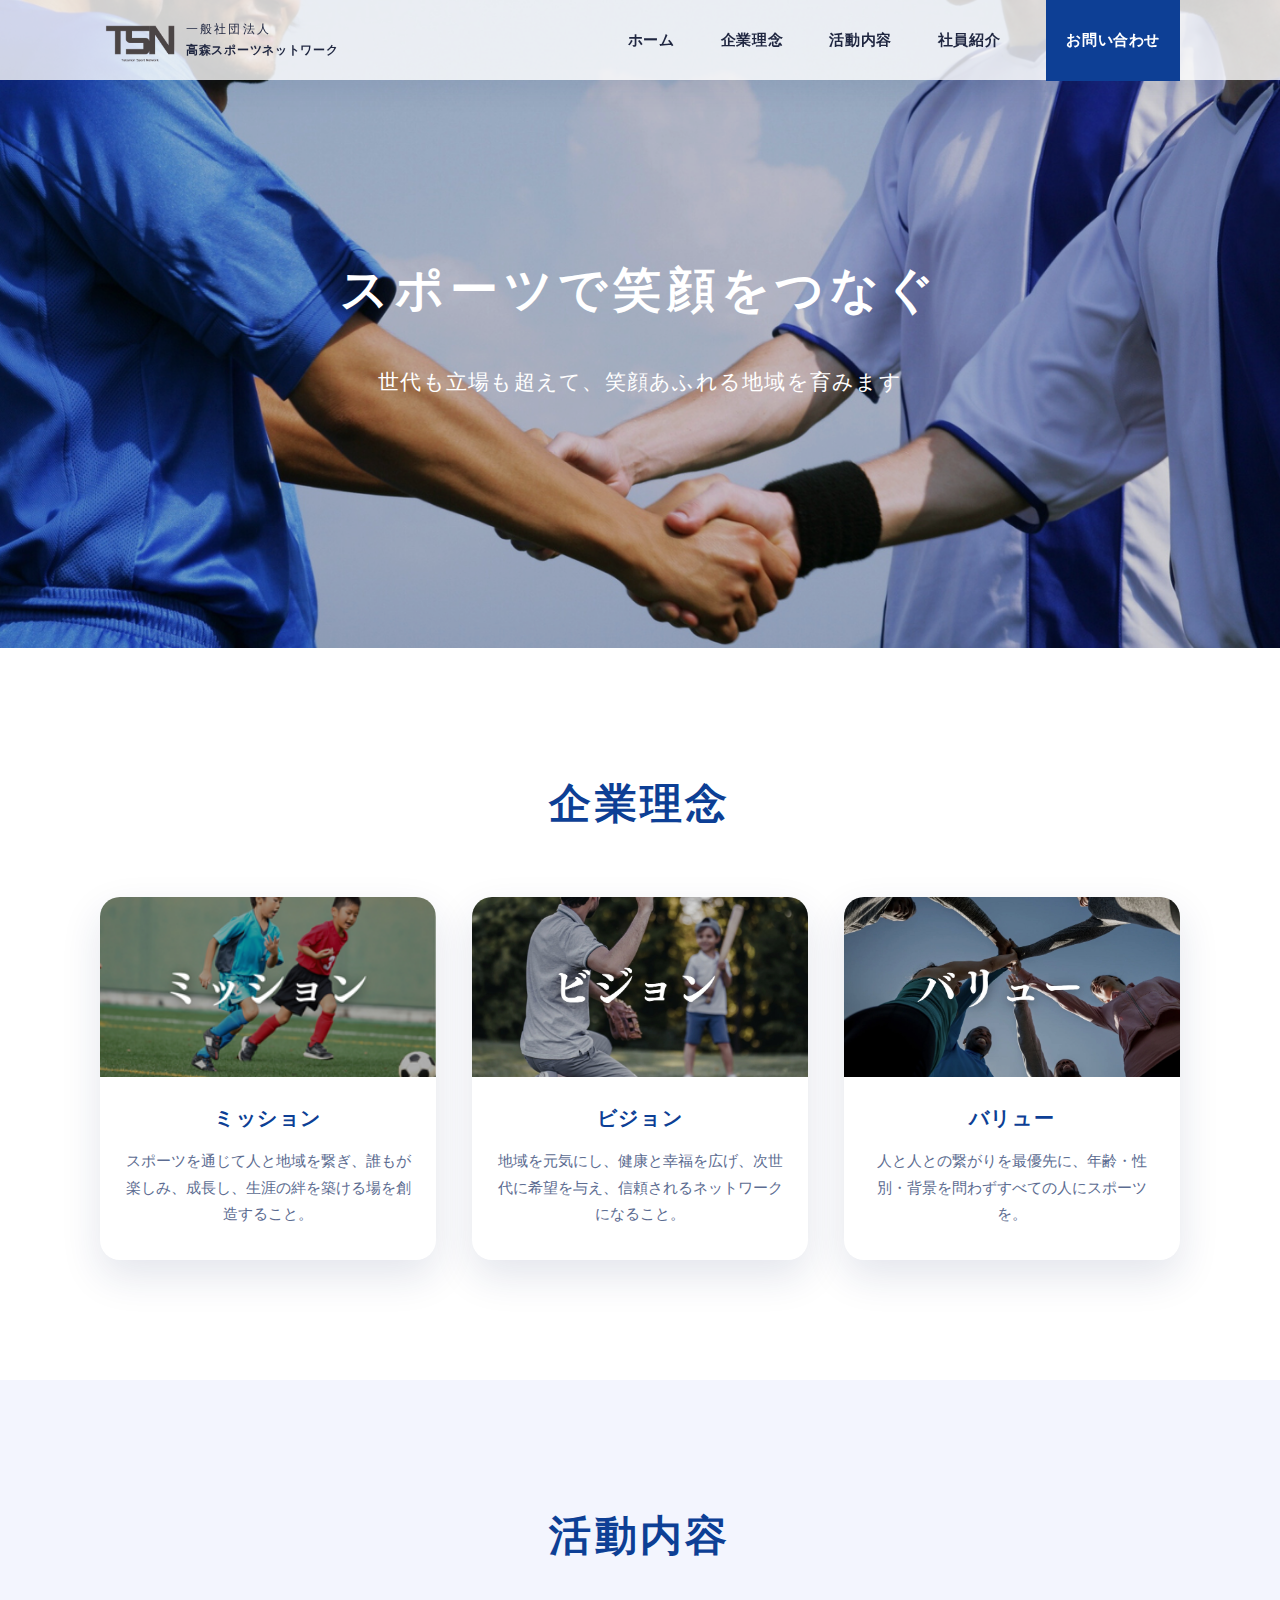
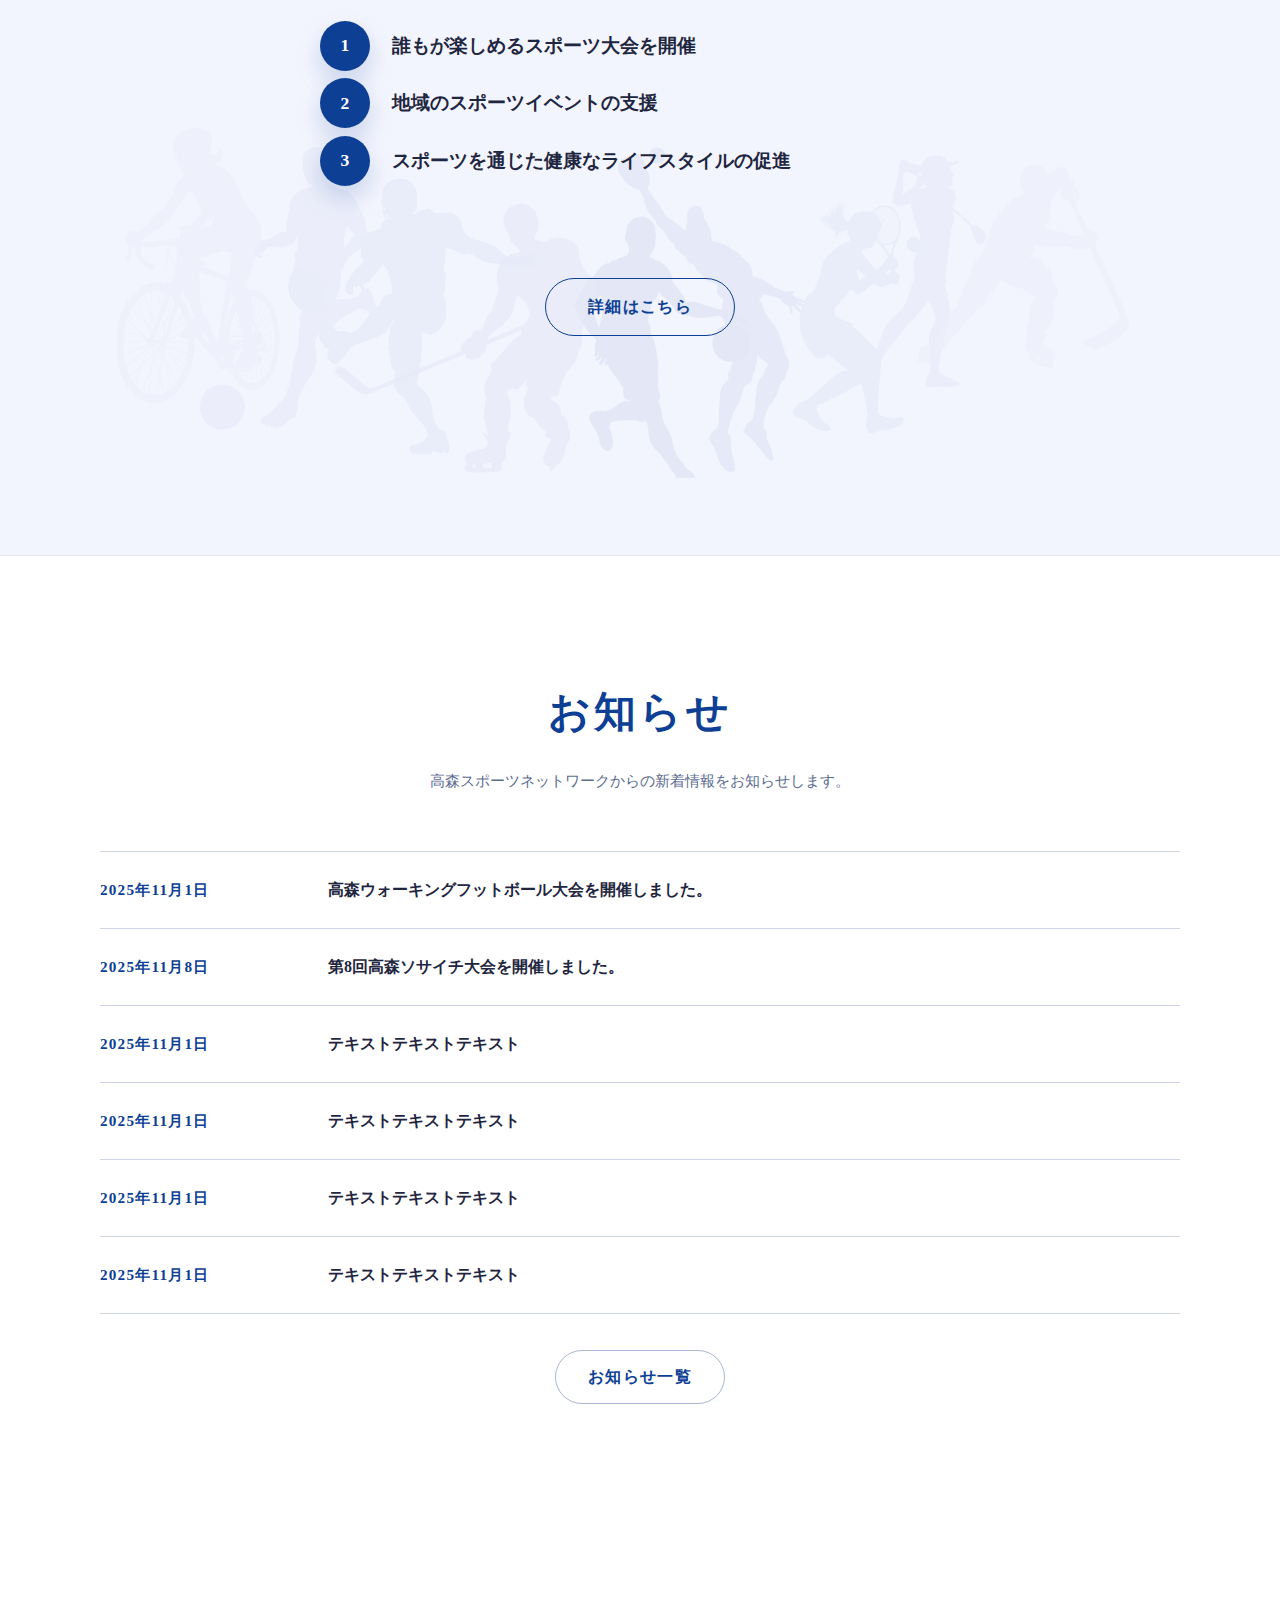
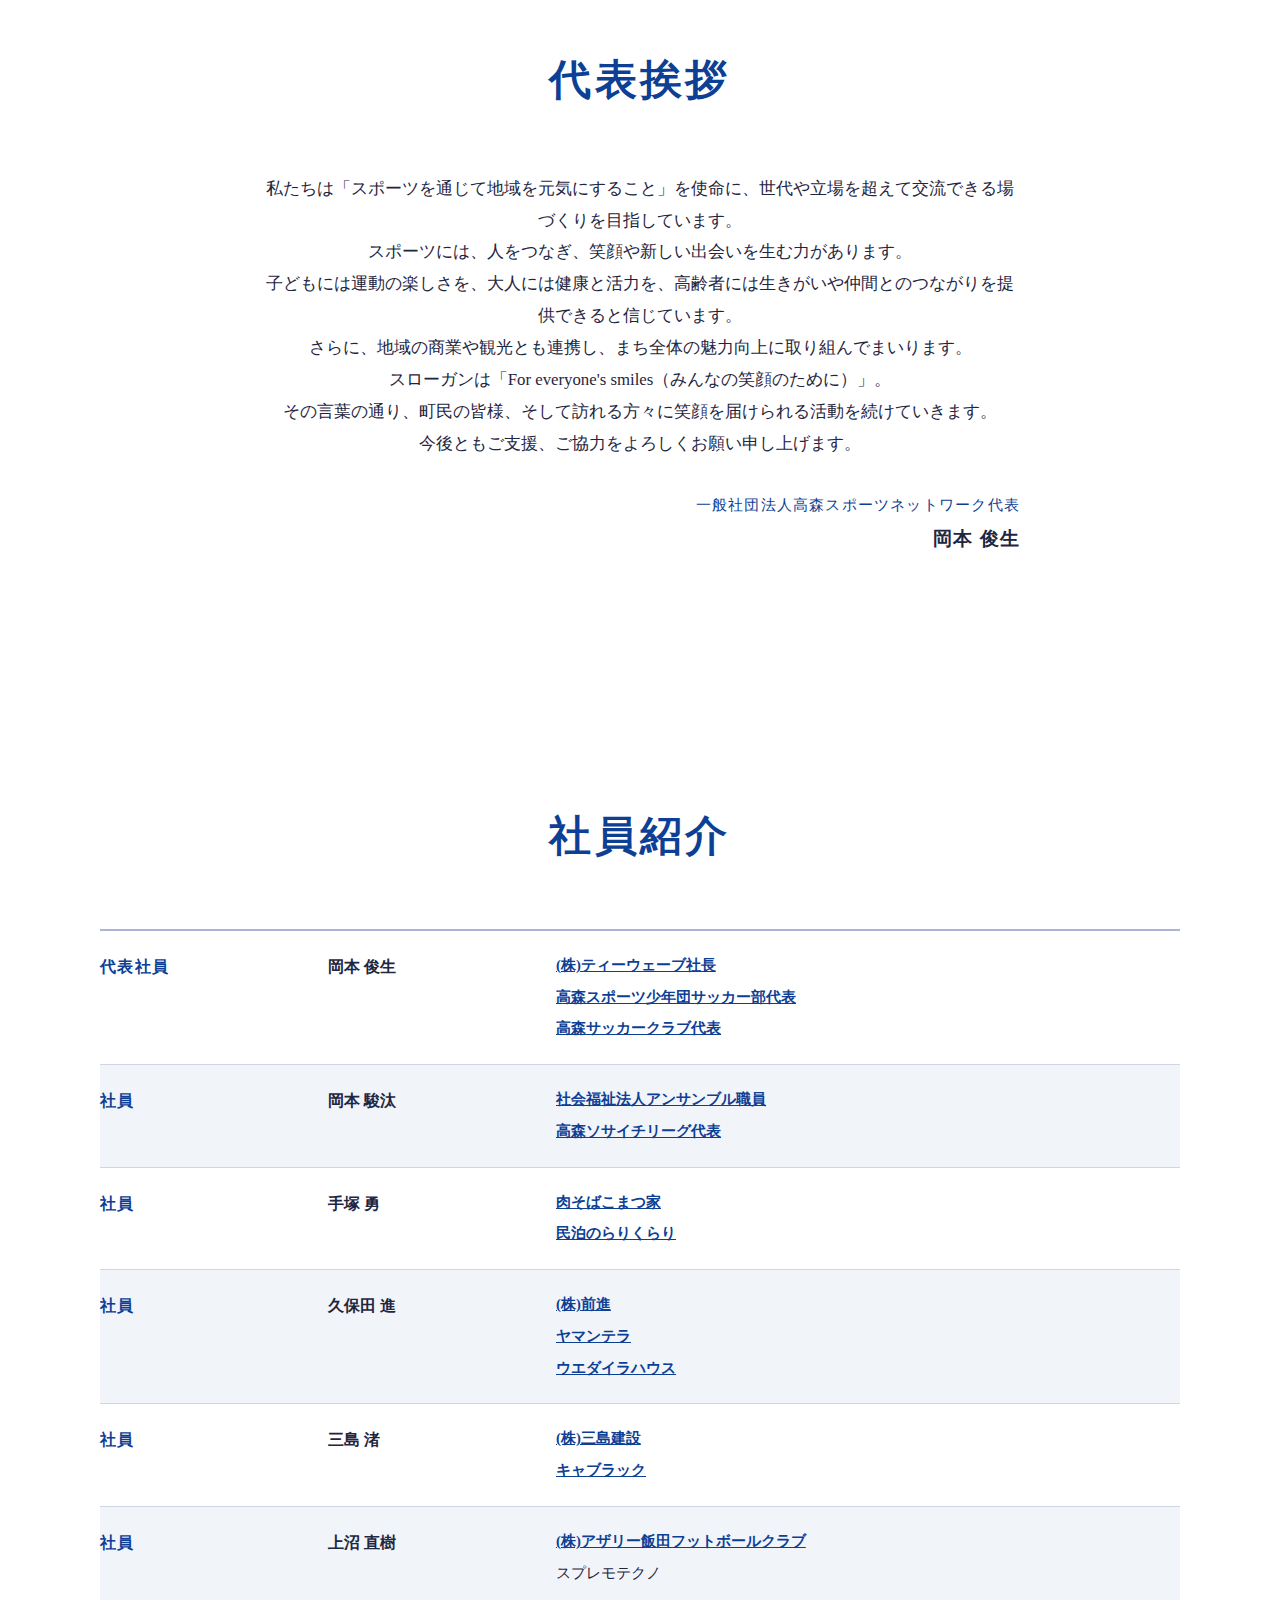
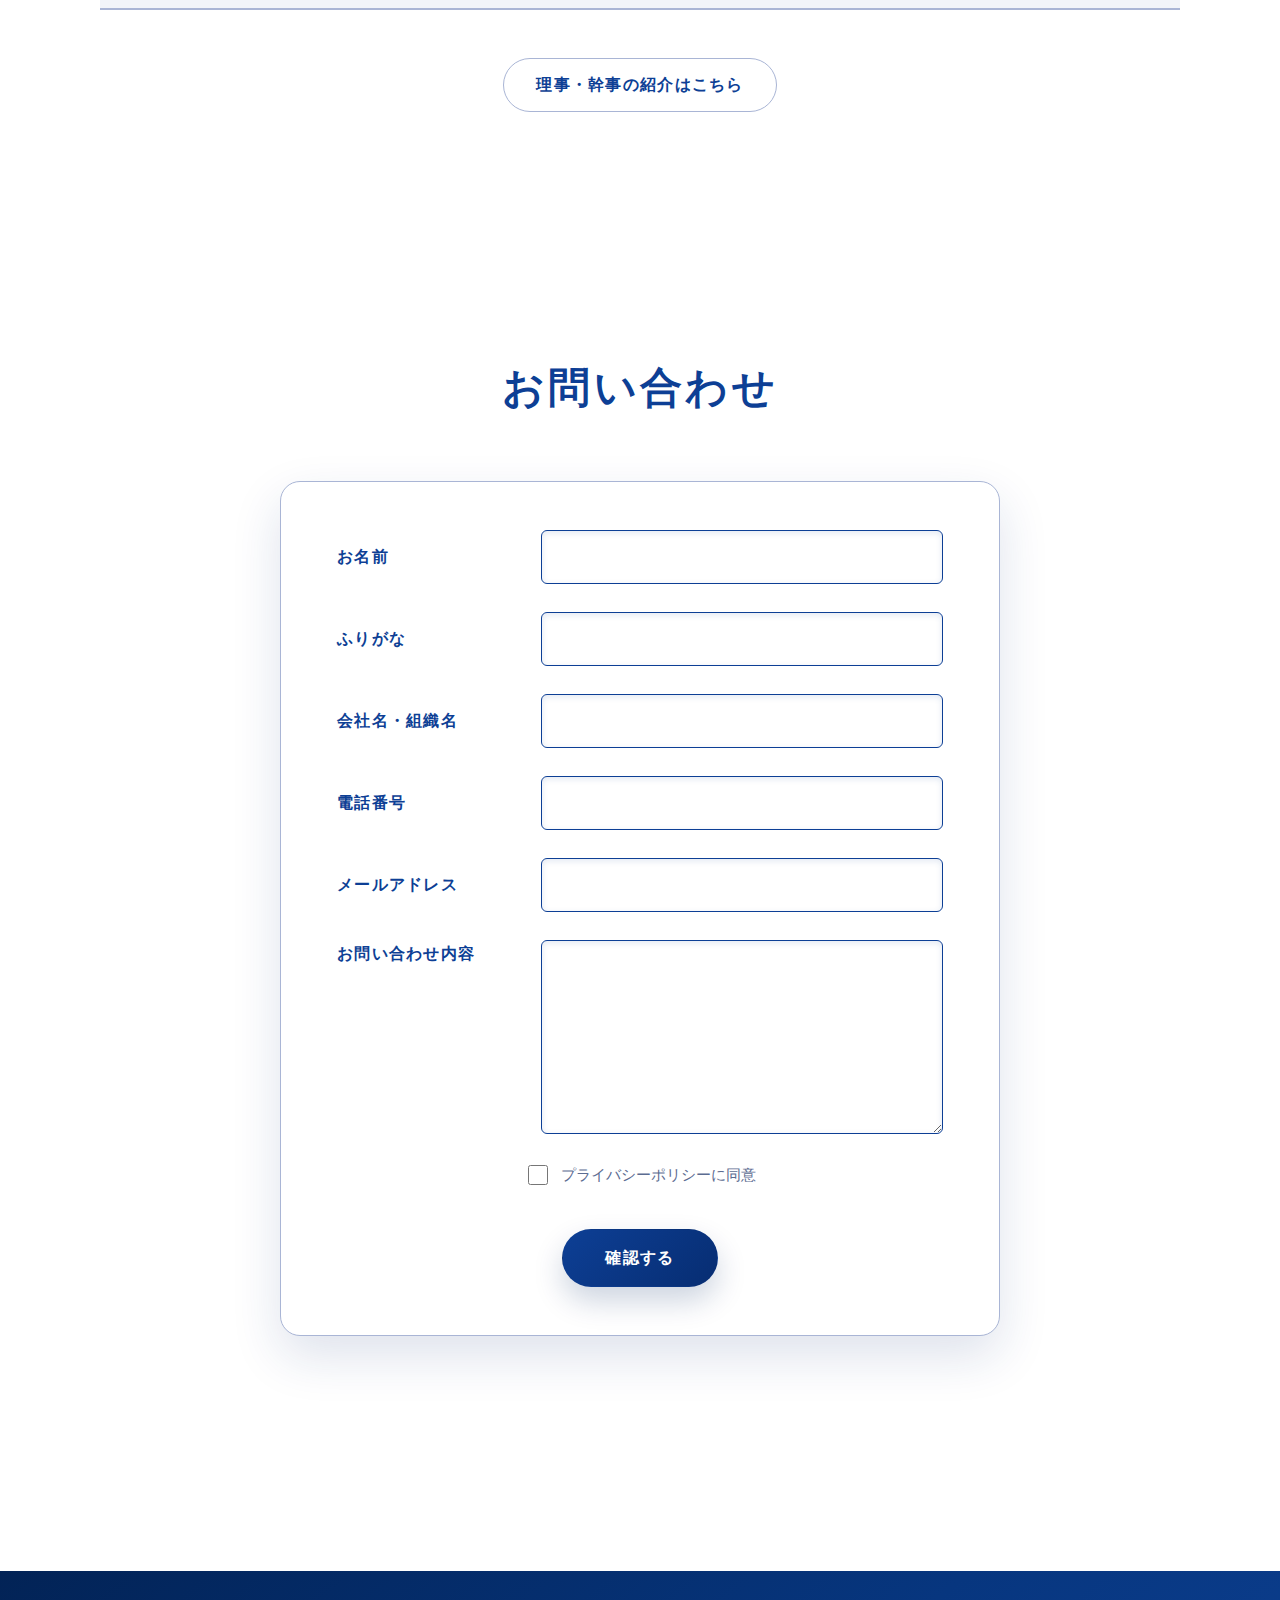
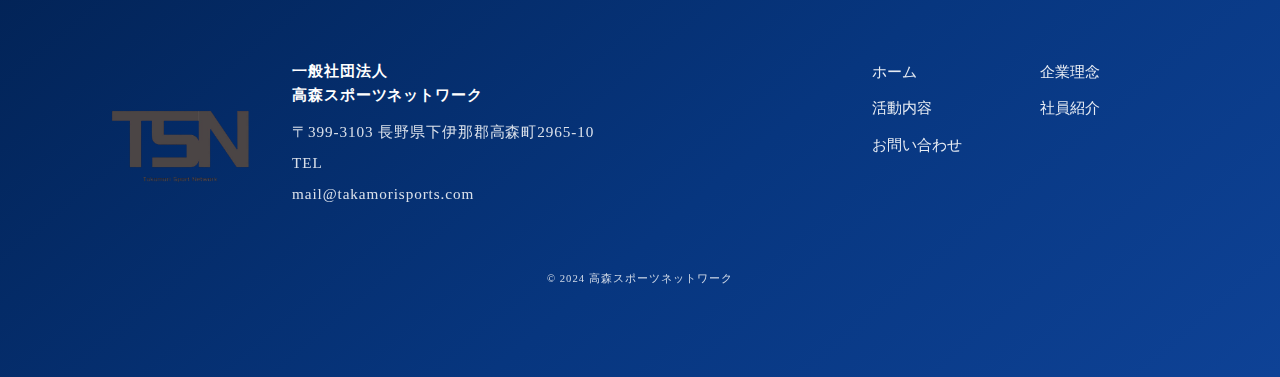
<file: index.html>
<!DOCTYPE html>
<html lang="ja">
<head>
  <meta charset="UTF-8">
  <meta name="viewport" content="width=device-width, initial-scale=1.0">
  <title>一般社団法人 高森スポーツネットワーク</title>
  <meta name="description" content="地域のスポーツ活動を支え、つながりを生む高森スポーツネットワークの公式サイト。">
  <link rel="stylesheet" href="assets/css/reset.css">
  <link rel="stylesheet" href="assets/css/style.css">
</head>
<body class="l-page">
  <header class="l-header" role="banner">
    <div class="o-container l-header__inner">
      <a class="c-brand" href="#">
        <img class="c-brand__logo" src="assets/images/TSN-logo-bg.png" alt="高森スポーツネットワークのロゴ">
        <div class="c-brand__text">
          <span class="c-brand__tagline">一般社団法人</span>
          <h1 class="c-brand__title">高森スポーツネットワーク</h1>
        </div>
      </a>
      <button class="c-nav-toggle" type="button" aria-controls="globalNav" aria-expanded="false" data-nav-toggle>
        <span class="c-nav-toggle__bar"></span>
        <span class="c-nav-toggle__label">メニュー</span>
      </button>
      <nav class="c-global-nav" id="globalNav" aria-label="メインメニュー">
        <button class="c-nav-close" type="button" aria-label="メニューを閉じる" data-nav-close>
          <span class="c-nav-close__icon"></span>
        </button>
        <ul class="c-global-nav__list">
          <li class="c-global-nav__item"><a class="c-global-nav__link" href="#">ホーム</a></li>
          <li class="c-global-nav__item"><a class="c-global-nav__link" href="#philosophy">企業理念</a></li>
          <li class="c-global-nav__item"><a class="c-global-nav__link" href="#activities">活動内容</a></li>
          <li class="c-global-nav__item"><a class="c-global-nav__link" href="#team">社員紹介</a></li>
          <li class="c-global-nav__item c-global-nav__item--cta"><a class="c-global-nav__link" href="#contact">お問い合わせ</a></li>
        </ul>
      </nav>
      <div class="c-global-nav__overlay" data-nav-overlay></div>
    </div>
  </header>
  <main class="l-main" role="main">
    <section id="hero" class="o-section c-hero" aria-labelledby="hero-title">
      <div class="c-hero__media">
        <img class="c-hero__image" src="assets/images/tsn-fv.png" alt="スポーツイベントに参加する人々の写真">
      </div>
      <div class="o-container c-hero__body">
        <h2 id="hero-title" class="c-hero__title">スポーツで笑顔をつなぐ</h2>
        <p class="c-hero__lead">世代も立場も超えて、笑顔あふれる地域を育みます</p>
      </div>
    </section>
    <section id="philosophy" class="o-section c-section" aria-labelledby="philosophy-title">
      <div class="o-container">
        <header class="c-section-header">
          <h2 id="philosophy-title" class="c-section-header__title">企業理念</h2>
        </header>
        <ul class="c-philosophy">
          <li class="c-philosophy__item" aria-labelledby="mission-title">
            <div class="c-philosophy__figure">
              <img src="assets/images/tsn-mission.png" alt="ミッションを象徴するアイコン">
            </div>
            <div class="c-philosophy__body">
              <h3 id="mission-title" class="c-philosophy__heading">ミッション</h3>
              <p class="c-philosophy__text">スポーツを通じて人と地域を繋ぎ、誰もが楽しみ、成長し、生涯の絆を築ける場を創造すること。</p>
            </div>
          </li>
          <li class="c-philosophy__item" aria-labelledby="vision-title">
            <div class="c-philosophy__figure">
              <img src="assets/images/tsn-vision.jpg" alt="ビジョンを象徴するアイコン">
            </div>
            <div class="c-philosophy__body">
              <h3 id="vision-title" class="c-philosophy__heading">ビジョン</h3>
              <p class="c-philosophy__text">地域を元気にし、健康と幸福を広げ、次世代に希望を与え、信頼されるネットワークになること。</p>
            </div>
          </li>
          <li class="c-philosophy__item" aria-labelledby="value-title">
            <div class="c-philosophy__figure">
              <img src="assets/images/tsn-value.jpg" alt="バリューを象徴するアイコン">
            </div>
            <div class="c-philosophy__body">
              <h3 id="value-title" class="c-philosophy__heading">バリュー</h3>
              <p class="c-philosophy__text">人と人との繋がりを最優先に、年齢・性別・背景を問わずすべての人にスポーツを。</p>
            </div>
          </li>
        </ul>
      </div>
    </section>
    <section id="activities" class="o-section c-activities" aria-labelledby="activities-title">
      <div class="o-container">
        <header class="c-section-header">
          <h2 id="activities-title" class="c-section-header__title">活動内容</h2>
        </header>
        <ol class="c-activities__list">
          <li class="c-activities__item">誰もが楽しめるスポーツ大会を開催</li>
          <li class="c-activities__item">地域のスポーツイベントの支援</li>
          <li class="c-activities__item">スポーツを通じた健康なライフスタイルの促進</li>
        </ol>
        <p class="c-activities__action"><a class="c-button c-button--outline" href="#">詳細はこちら</a></p>
      </div>
    </section>
    <section id="news" class="o-section c-news" aria-labelledby="news-title">
      <div class="o-container">
        <header class="c-section-header">
          <h2 id="news-title" class="c-section-header__title">お知らせ</h2>
          <p class="c-section-header__lead">高森スポーツネットワークからの新着情報をお知らせします。</p>
        </header>
        <ul class="c-news__list">
          <li class="c-news__item" aria-labelledby="news-item-1-title">
            <time class="c-news__date" datetime="2025-11-01">2025年11月1日</time>
            <h3 id="news-item-1-title" class="c-news__title">高森ウォーキングフットボール大会を開催しました。</h3>
          </li>
          <li class="c-news__item" aria-labelledby="news-item-2-title">
            <time class="c-news__date" datetime="2025-11-08">2025年11月8日</time>
            <h3 id="news-item-2-title" class="c-news__title">第8回高森ソサイチ大会を開催しました。</h3>
          </li>
          <li class="c-news__item" aria-labelledby="news-item-3-title">
            <time class="c-news__date" datetime="2025-11-01">2025年11月1日</time>
            <h3 id="news-item-3-title" class="c-news__title">テキストテキストテキスト</h3>
          </li>
          <li class="c-news__item" aria-labelledby="news-item-4-title">
            <time class="c-news__date" datetime="2025-11-01">2025年11月1日</time>
            <h3 id="news-item-4-title" class="c-news__title">テキストテキストテキスト</h3>
          </li>
          <li class="c-news__item" aria-labelledby="news-item-5-title">
            <time class="c-news__date" datetime="2025-11-01">2025年11月1日</time>
            <h3 id="news-item-5-title" class="c-news__title">テキストテキストテキスト</h3>
          </li>
          <li class="c-news__item" aria-labelledby="news-item-6-title">
            <time class="c-news__date" datetime="2025-11-01">2025年11月1日</time>
            <h3 id="news-item-6-title" class="c-news__title">テキストテキストテキスト</h3>
          </li>
        </ul>
        <p class="c-news__action"><a class="c-button c-button--ghost" href="#">お知らせ一覧</a></p>
      </div>
    </section>
    <section id="greeting" class="o-section c-greeting" aria-labelledby="greeting-title">
      <div class="o-container">
        <header class="c-section-header">
          <h2 id="greeting-title" class="c-section-header__title">代表挨拶</h2>
        </header>
        <div class="c-greeting__body">
          <p class="c-greeting__message">
            私たちは「スポーツを通じて地域を元気にすること」を使命に、世代や立場を超えて交流できる場づくりを目指しています。<br>
            スポーツには、人をつなぎ、笑顔や新しい出会いを生む力があります。<br>
            子どもには運動の楽しさを、大人には健康と活力を、高齢者には生きがいや仲間とのつながりを提供できると信じています。 <br>
            さらに、地域の商業や観光とも連携し、まち全体の魅力向上に取り組んでまいります。 <br>
            スローガンは「For everyone's smiles（みんなの笑顔のために）」。 <br>
            その言葉の通り、町民の皆様、そして訪れる方々に笑顔を届けられる活動を続けていきます。<br>
            今後ともご支援、ご協力をよろしくお願い申し上げます。</p>
          <p class="c-greeting__signature">
            <span class="c-greeting__role">一般社団法人高森スポーツネットワーク代表</span>
            <span class="c-greeting__name">岡本 俊生</span>
          </p>
        </div>
      </div>
    </section>
    <section id="team" class="o-section c-members" aria-labelledby="team-title">
      <div class="o-container">
        <header class="c-section-header">
          <h2 id="team-title" class="c-section-header__title">社員紹介</h2>
        </header>
        <div class="c-member-table">
          <div class="c-member-table__row" aria-label="代表社員">
            <div class="c-member-table__role">代表社員</div>
            <div class="c-member-table__name">岡本 俊生</div>
            <ul class="c-member-table__affiliations">
              <li><a href="https://www.t-wave-1998.jp/">(株)ティーウェーブ社長</a></li>
              <li><a href="https://escada-takamori.com/">高森スポーツ少年団サッカー部代表</a></li>
              <li><a href="https://takamori-sc.site/">高森サッカークラブ代表</a></li>
            </ul>
          </div>
          <div class="c-member-table__row" aria-label="社員">
            <div class="c-member-table__role">社員</div>
            <div class="c-member-table__name">岡本 駿汰</div>
            <ul class="c-member-table__affiliations">
              <li><a href="https://ws-ensemble.com/social_participation01/">社会福祉法人アンサンブル職員</a></li>
              <li><a href="https://escada0707.1web.jp/">高森ソサイチリーグ代表</a></li>
            </ul>
          </div>
          <div class="c-member-table__row" aria-label="社員">
            <div class="c-member-table__role">社員</div>
            <div class="c-member-table__name">手塚 勇</div>
            <ul class="c-member-table__affiliations">
              <li><a href="https://www.instagram.com/nikusobakomatsuya/">肉そばこまつ家</a></li>
              <li><a href="https://norarikurari-hp.com/?fbclid=PAZXh0bgNhZW0CMTEAAacqVqoso0JR3WBMEfAJGNmQ_G-MuJkJ6WSY_76VDCloySTsyncEMtVg74s68Q_aem_o3oHYZEc9fx8pOR-d6Grzw">民泊のらりくらり</a></li>
            </ul>
          </div>
          <div class="c-member-table__row" aria-label="社員">
            <div class="c-member-table__role">社員</div>
            <div class="c-member-table__name">久保田 進</div>
            <ul class="c-member-table__affiliations">
              <li><a href="https://www.instagram.com/zenshin_co._ltd._/">(株)前進</a></li>
              <li><a href="https://www.instagram.com/takamori.camp/">ヤマンテラ</a></li>
              <li><a href="https://www.instagram.com/uedaira.house/">ウエダイラハウス</a></li>
            </ul>
          </div>
          <div class="c-member-table__row" aria-label="社員">
            <div class="c-member-table__role">社員</div>
            <div class="c-member-table__name">三島 渚</div>
            <ul class="c-member-table__affiliations">
              <li><a href="https://mishima-kensetsu.jp/">(株)三島建設</a></li>
              <li><a href="https://cavluck.com/">キャブラック</a></li>
            </ul>
          </div>
          <div class="c-member-table__row" aria-label="社員">
            <div class="c-member-table__role">社員</div>
            <div class="c-member-table__name">上沼 直樹</div>
            <ul class="c-member-table__affiliations">
              <li><a href="https://azaleeiida.com/">(株)アザリー飯田フットボールクラブ</a></li>
              <li>スプレモテクノ</li>
            </ul>
          </div>
        </div>
        <p class="c-members__action"><a class="c-button c-button--ghost" href="#">理事・幹事の紹介はこちら</a></p>
      </div>
    </section>
    <section id="contact" class="o-section c-contact" aria-labelledby="contact-title">
      <div class="o-container">
        <header class="c-section-header">
          <h2 id="contact-title" class="c-section-header__title">お問い合わせ</h2>
        </header>
        <form class="c-form" action="#" method="post">
          <div class="c-form__row">
            <label class="c-form__label" for="contact-name">お名前</label>
            <input class="c-form__control" id="contact-name" name="name" type="text" autocomplete="name">
          </div>
          <div class="c-form__row">
            <label class="c-form__label" for="contact-kana">ふりがな</label>
            <input class="c-form__control" id="contact-kana" name="kana" type="text">
          </div>
          <div class="c-form__row">
            <label class="c-form__label" for="contact-org">会社名・組織名</label>
            <input class="c-form__control" id="contact-org" name="organization" type="text">
          </div>
          <div class="c-form__row">
            <label class="c-form__label" for="contact-phone">電話番号</label>
            <input class="c-form__control" id="contact-phone" name="phone" type="tel" autocomplete="tel">
          </div>
          <div class="c-form__row">
            <label class="c-form__label" for="contact-email">メールアドレス</label>
            <input class="c-form__control" id="contact-email" name="email" type="email" autocomplete="email">
          </div>
          <div class="c-form__row c-form__row--textarea">
            <label class="c-form__label" for="contact-message">お問い合わせ内容</label>
            <textarea class="c-form__control" id="contact-message" name="message" rows="6"></textarea>
          </div>
          <div class="c-form__consent">
            <label class="c-checkbox">
              <input class="c-checkbox__input" id="contact-consent" type="checkbox" name="consent">
              <span class="c-checkbox__label">プライバシーポリシーに同意</span>
            </label>
          </div>
          <div class="c-form__action">
            <button class="c-button" type="submit">確認する</button>
          </div>
        </form>
      </div>
    </section>
  </main>
  <footer class="l-footer" role="contentinfo">
    <div class="o-container c-footer">
      <div class="c-footer__upper">
        <div class="c-footer__brand">
          <img class="c-footer__logo" src="assets/images/TSN-logo-bg.png" alt="高森スポーツネットワークのロゴ">
          <div class="c-footer__info">
            <p class="c-footer__name">一般社団法人<br>高森スポーツネットワーク</p>
            <ul class="c-footer__contact">
              <li>〒399-3103 長野県下伊那郡高森町2965-10</li>
              <li>TEL </li>
              <li>mail@takamorisports.com</li>
            </ul>
          </div>
        </div>
        <nav class="c-footer-nav" aria-label="フッターナビゲーション">
          <ul class="c-footer-nav__list">
            <li><a href="#">ホーム</a></li>
            <li><a href="#philosophy">企業理念</a></li>
            <li><a href="#activities">活動内容</a></li>
            <li><a href="#team">社員紹介</a></li>
            <li><a href="#contact">お問い合わせ</a></li>
          </ul>
        </nav>
      </div>
      <div class="c-footer__lower">
        <small class="c-footer__copyright">&copy; 2024 高森スポーツネットワーク</small>
      </div>
    </div>
  </footer>
  <script src="assets/js/main.js" defer></script>
</body>
</html>
</file>
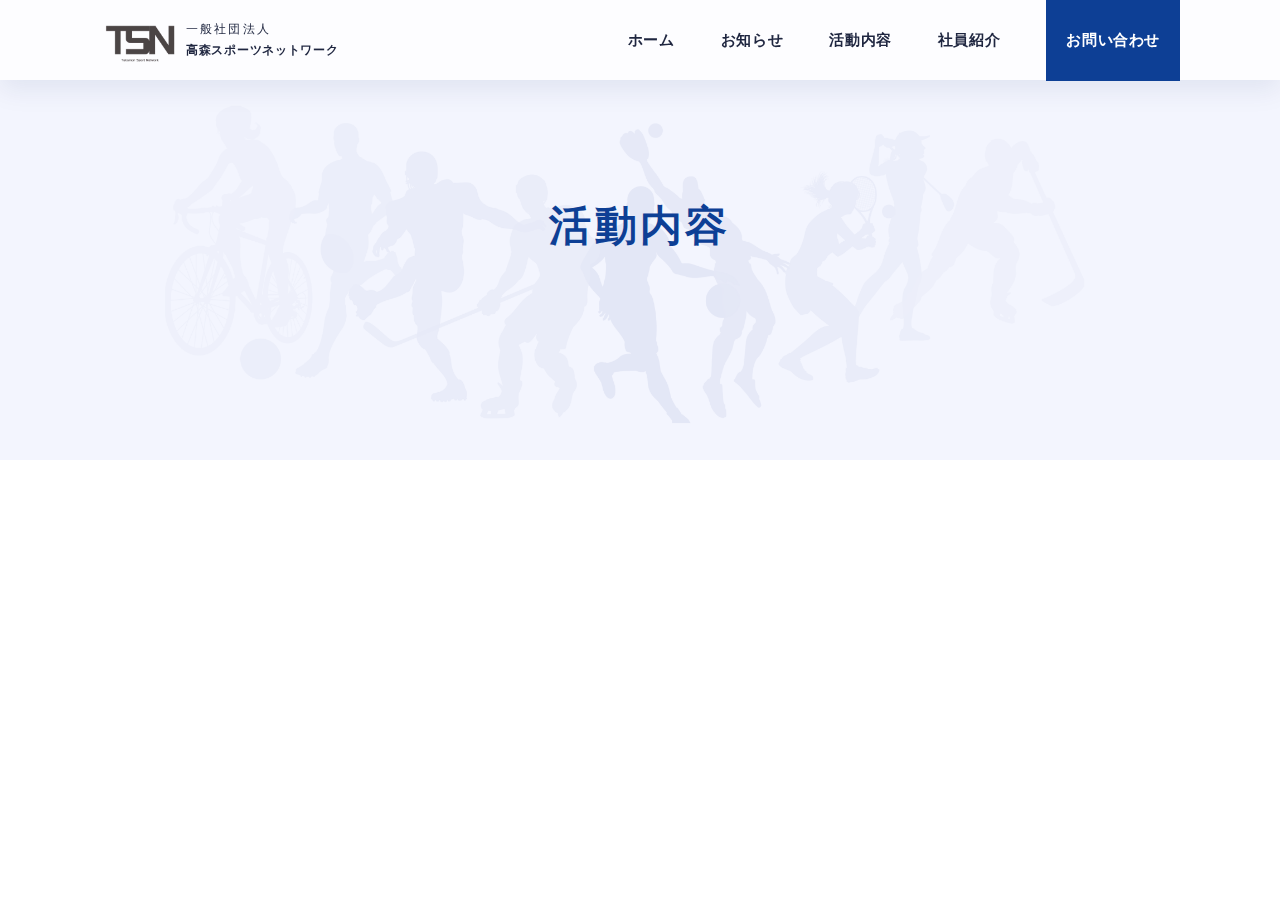
<file: activity/index.html>
<!DOCTYPE html>
<html lang="ja">
<head>
  <meta charset="UTF-8">
  <meta name="viewport" content="width=device-width, initial-scale=1.0">
  <title>一般社団法人 高森スポーツネットワーク</title>
  <meta name="description" content="地域のスポーツ活動を支え、つながりを生む高森スポーツネットワークの公式サイト。">
  <link rel="stylesheet" href="../assets/css/foundation/_reset.css">
  <link rel="stylesheet" href="../assets/css/foundation/_variables.css">
  <link rel="stylesheet" href="../assets/css/foundation/_base.css">
  <link rel="stylesheet" href="../assets/css/layout/_layout.css">
  <link rel="stylesheet" href="../assets/css/object/component/_base.css">
  <link rel="stylesheet" href="../assets/css/object/component/_header.css">
  <link rel="stylesheet" href="../assets/css/object/project/_home.css">
</head>
<body class="l-page">
  <header class="l-header" role="banner">
    <div class="o-container l-header__inner">
      <a class="c-brand" href="/">
        <img class="c-brand__logo" src="../assets/images/TSN-logo-bg.png" alt="高森スポーツネットワークのロゴ">
        <div class="c-brand__text">
          <span class="c-brand__tagline">一般社団法人</span>
          <h1 class="c-brand__title">高森スポーツネットワーク</h1>
        </div>
      </a>
      <button class="c-nav-toggle" type="button" aria-controls="globalNav" aria-expanded="false" data-nav-toggle>
        <span class="c-nav-toggle__bar"></span>
        <span class="c-nav-toggle__label">メニュー</span>
      </button>
      <nav class="c-global-nav" id="globalNav" aria-label="メインメニュー">
        <button class="c-nav-close" type="button" aria-label="メニューを閉じる" data-nav-close>
          <span class="c-nav-close__icon"></span>
        </button>
        <ul class="c-global-nav__list">
          <li class="c-global-nav__item"><a class="c-global-nav__link" href="/">ホーム</a></li>
          <li class="c-global-nav__item"><a class="c-global-nav__link" href="/news/">お知らせ</a></li>
          <li class="c-global-nav__item"><a class="c-global-nav__link" href="/activity/">活動内容</a></li>
          <li class="c-global-nav__item"><a class="c-global-nav__link" href="/employee/">社員紹介</a></li>
          <li class="c-global-nav__item c-global-nav__item--cta"><a class="c-global-nav__link" href="#contact">お問い合わせ</a></li>
        </ul>
      </nav>
      <div class="c-global-nav__overlay" data-nav-overlay></div>
    </div>
  </header>
  <main>
    <section id="activities" class="o-section p-activities__page" >
      <h2 id="activities-title" class="c-section-header__title p-activities__title">活動内容</h2>
    </section>
    <section>
      <!-- ここからコーディングをしてください -->

    </section>
  </main>
  <script src="../assets/js/main.js" defer></script>
</body>
</file>
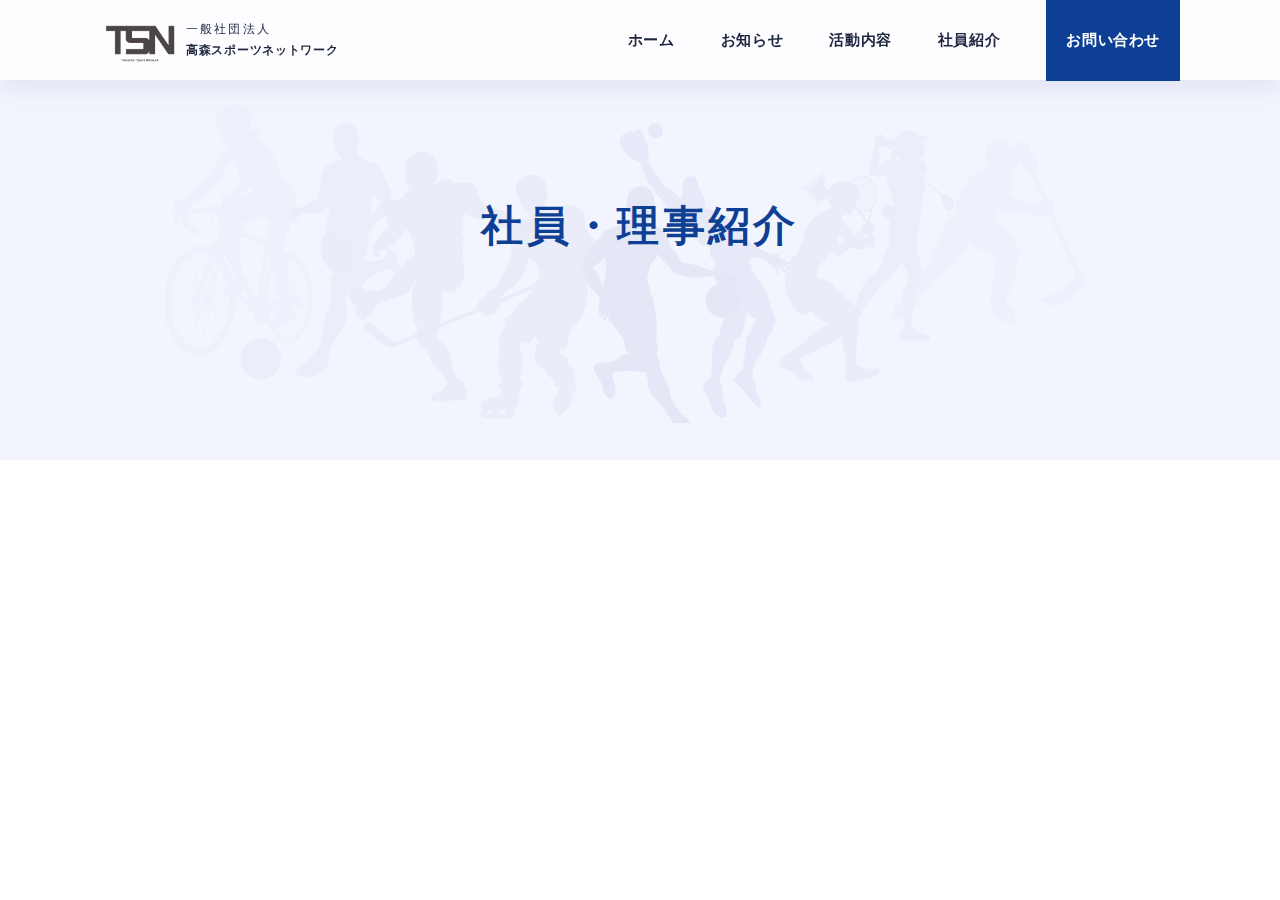
<file: employee/index.html>
<!DOCTYPE html>
<html lang="ja">
<head>
  <meta charset="UTF-8">
  <meta name="viewport" content="width=device-width, initial-scale=1.0">
  <title>一般社団法人 高森スポーツネットワーク</title>
  <meta name="description" content="地域のスポーツ活動を支え、つながりを生む高森スポーツネットワークの公式サイト。">
  <link rel="stylesheet" href="../assets/css/foundation/_reset.css">
  <link rel="stylesheet" href="../assets/css/foundation/_variables.css">
  <link rel="stylesheet" href="../assets/css/foundation/_base.css">
  <link rel="stylesheet" href="../assets/css/layout/_layout.css">
  <link rel="stylesheet" href="../assets/css/object/component/_base.css">
  <link rel="stylesheet" href="../assets/css/object/component/_header.css">
  <link rel="stylesheet" href="../assets/css/object/project/_home.css">
</head>
<body class="l-page">
  <header class="l-header" role="banner">
    <div class="o-container l-header__inner">
      <a class="c-brand" href="/">
        <img class="c-brand__logo" src="../assets/images/TSN-logo-bg.png" alt="高森スポーツネットワークのロゴ">
        <div class="c-brand__text">
          <span class="c-brand__tagline">一般社団法人</span>
          <h1 class="c-brand__title">高森スポーツネットワーク</h1>
        </div>
      </a>
      <button class="c-nav-toggle" type="button" aria-controls="globalNav" aria-expanded="false" data-nav-toggle>
        <span class="c-nav-toggle__bar"></span>
        <span class="c-nav-toggle__label">メニュー</span>
      </button>
      <nav class="c-global-nav" id="globalNav" aria-label="メインメニュー">
        <button class="c-nav-close" type="button" aria-label="メニューを閉じる" data-nav-close>
          <span class="c-nav-close__icon"></span>
        </button>
        <ul class="c-global-nav__list">
          <li class="c-global-nav__item"><a class="c-global-nav__link" href="/">ホーム</a></li>
          <li class="c-global-nav__item"><a class="c-global-nav__link" href="/news/">お知らせ</a></li>
          <li class="c-global-nav__item"><a class="c-global-nav__link" href="/activity/">活動内容</a></li>
          <li class="c-global-nav__item"><a class="c-global-nav__link" href="/employee/">社員紹介</a></li>
          <li class="c-global-nav__item c-global-nav__item--cta"><a class="c-global-nav__link" href="#contact">お問い合わせ</a></li>
        </ul>
      </nav>
      <div class="c-global-nav__overlay" data-nav-overlay></div>
    </div>
  </header>
  <main>
    <section id="activities" class="o-section p-activities__page" >
      <h2 id="activities-title" class="c-section-header__title p-activities__title">社員・理事紹介</h2>
    </section>
    <section>
      <!-- ここからコーディングをしてください -->

    </section>
  </main>
  <script src="../assets/js/main.js" defer></script>
</body>
</file>
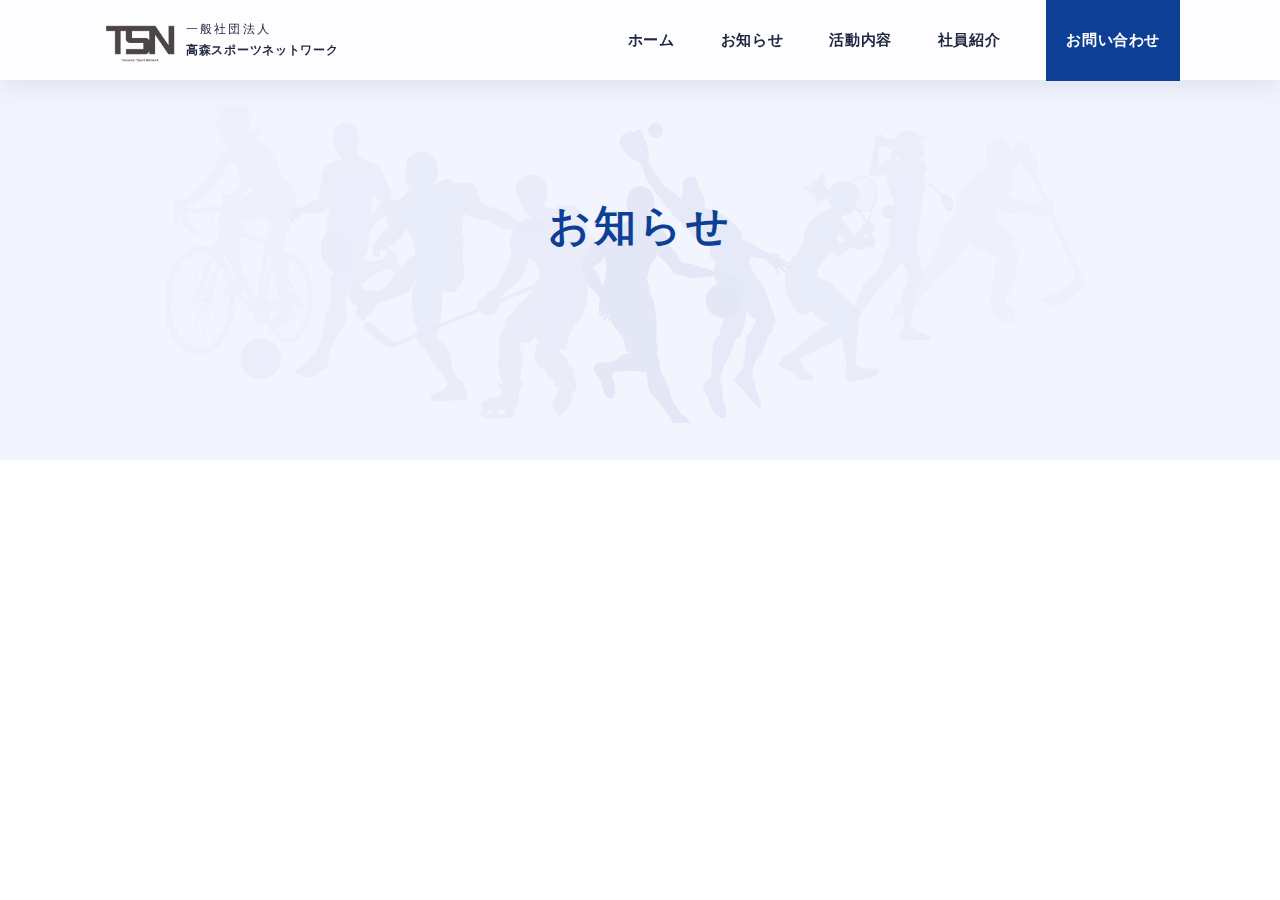
<file: news/index.html>
<!DOCTYPE html>
<html lang="ja">
<head>
  <meta charset="UTF-8">
  <meta name="viewport" content="width=device-width, initial-scale=1.0">
  <title>一般社団法人 高森スポーツネットワーク</title>
  <meta name="description" content="地域のスポーツ活動を支え、つながりを生む高森スポーツネットワークの公式サイト。">
  <link rel="stylesheet" href="../assets/css/foundation/_reset.css">
  <link rel="stylesheet" href="../assets/css/foundation/_variables.css">
  <link rel="stylesheet" href="../assets/css/foundation/_base.css">
  <link rel="stylesheet" href="../assets/css/layout/_layout.css">
  <link rel="stylesheet" href="../assets/css/object/component/_base.css">
  <link rel="stylesheet" href="../assets/css/object/component/_header.css">
  <link rel="stylesheet" href="../assets/css/object/project/_home.css">
</head>
<body class="l-page">
  <header class="l-header" role="banner">
    <div class="o-container l-header__inner">
      <a class="c-brand" href="/">
        <img class="c-brand__logo" src="../assets/images/TSN-logo-bg.png" alt="高森スポーツネットワークのロゴ">
        <div class="c-brand__text">
          <span class="c-brand__tagline">一般社団法人</span>
          <h1 class="c-brand__title">高森スポーツネットワーク</h1>
        </div>
      </a>
      <button class="c-nav-toggle" type="button" aria-controls="globalNav" aria-expanded="false" data-nav-toggle>
        <span class="c-nav-toggle__bar"></span>
        <span class="c-nav-toggle__label">メニュー</span>
      </button>
      <nav class="c-global-nav" id="globalNav" aria-label="メインメニュー">
        <button class="c-nav-close" type="button" aria-label="メニューを閉じる" data-nav-close>
          <span class="c-nav-close__icon"></span>
        </button>
        <ul class="c-global-nav__list">
          <li class="c-global-nav__item"><a class="c-global-nav__link" href="/">ホーム</a></li>
          <li class="c-global-nav__item"><a class="c-global-nav__link" href="/news/">お知らせ</a></li>
          <li class="c-global-nav__item"><a class="c-global-nav__link" href="/activity/">活動内容</a></li>
          <li class="c-global-nav__item"><a class="c-global-nav__link" href="/employee/">社員紹介</a></li>
          <li class="c-global-nav__item c-global-nav__item--cta"><a class="c-global-nav__link" href="#contact">お問い合わせ</a></li>
        </ul>
      </nav>
      <div class="c-global-nav__overlay" data-nav-overlay></div>
    </div>
  </header>
  <main>
    <section id="activities" class="o-section p-activities__page" >
      <h2 id="activities-title" class="c-section-header__title p-activities__title">お知らせ</h2>
    </section>
    <section>
      <!-- ここからコーディングをしてください -->

    </section>
  </main>
  <script src="../assets/js/main.js" defer></script>
</body>
</file>
<file: assets/css/foundation/_variables.css>
:root {
  --color-base: #ffffff;
  --color-surface: #ffffff;
  --color-primary: #0d3f95;
  --color-primary-dark: #072d72;
  --color-primary-light: #2f67d9;
  --color-accent: #1c8ad8;
  --color-text: #1f2640;
  --color-text-muted: #5c6c91;
  --color-border: #cfd5e6;
  --color-border-strong: #a9b5d5;
  --color-shadow: rgba(22, 44, 102, 0.12);
  --layout-width: 1080px;
  --layout-gutter: clamp(16px, 3vw, 40px);
  --font-sans: "Noto Serif JP", "Hiragino Mincho ProN", "游明朝", "Yu Mincho", "Sawarabi Mincho", "MS PMincho", serif;
}
</file>
<file: assets/css/foundation/_base.css>
html,
body {
  min-height: 100%;
  background-color: var(--color-base);
  color: var(--color-text);
  font-family: var(--font-sans);
  font-size: 16px;
  line-height: 1.75;
}

a {
  color: inherit;
  text-decoration: none;
  transition: color 0.2s ease, background-color 0.2s ease, border-color 0.2s ease, box-shadow 0.2s ease;
}

a:hover,
a:focus-visible {
  color: var(--color-primary);
}

img {
  max-width: 100%;
  display: block;
}
</file>
<file: assets/css/layout/_layout.css>
/* Layout layer */
.l-page {
  display: flex;
  flex-direction: column;
  min-height: 100vh;
}

.l-header {
  background-color: rgb(255, 255, 255, 0.8);
  box-shadow: 0 10px 25px rgba(10, 40, 94, 0.08);
  position: fixed;
  width: 100%;
  top: 0;
  z-index: 20;
}

.l-header__inner {
  display: flex;
  align-items: center;
  gap: clamp(16px, 3vw, 48px);
}

.l-main {
  flex: 1;
}

.l-footer {
  background: linear-gradient(140deg, #022356 0%, #07367f 55%, #0e4296 100%);
  color: #fff;
  margin-top: clamp(64px, 9vw, 120px);
  padding: clamp(56px, 8vw, 88px) 0;
}

@media (max-width: 992px) {
  .l-header__inner {
    justify-content: space-between;
    gap: 16px;
  }
}

@media (max-width: 720px) {
  .l-header__inner {
    flex-direction: row;
    align-items: center;
  }
}
</file>
<file: assets/css/object/component/_base.css>
/* Object (Component): shared structure and utilities */
.o-container {
  width: min(var(--layout-width), calc(100% - var(--layout-gutter) * 2));
  margin: 0 auto;
}

.o-section {
  padding: clamp(72px, 10vw, 120px) 0;
}

.c-section-header {
  text-align: center;
  margin-bottom: clamp(32px, 5vw, 56px);
}

.c-section-header__title {
  font-size: clamp(2rem, 4vw, 2.6rem);
  color: var(--color-primary);
  letter-spacing: 0.08em;
  font-weight: 700;
}

.c-section-header__lead {
  margin-top: clamp(16px, 2.4vw, 20px);
  color: var(--color-text-muted);
  font-size: 0.95rem;
}

.c-button {
  display: inline-flex;
  align-items: center;
  justify-content: center;
  gap: 8px;
  padding: 14px 42px;
  border-radius: 999px;
  font-weight: 700;
  letter-spacing: 0.08em;
  background: linear-gradient(135deg, var(--color-primary) 0%, var(--color-primary-dark) 100%);
  color: #fff;
  border: 1px solid transparent;
  box-shadow: 0 14px 30px rgba(7, 38, 98, 0.2);
}

.c-button:hover,
.c-button:focus-visible {
  border-color: var(--color-primary-light);
  box-shadow: 0 18px 32px rgba(7, 38, 98, 0.26);
}

.c-button--outline {
  background: transparent;
  border: 1px solid var(--color-primary);
  color: var(--color-primary);
  box-shadow: none;
}

.c-button--outline:hover,
.c-button--outline:focus-visible {
  background: var(--color-primary);
  color: #fff;
  box-shadow: 0 14px 28px rgba(13, 63, 149, 0.22);
}

.c-button--ghost {
  background: #fff;
  color: var(--color-primary);
  border: 1px solid var(--color-border-strong);
  box-shadow: none;
  padding: 12px 32px;
}

.c-button--ghost:hover,
.c-button--ghost:focus-visible {
  border-color: var(--color-primary);
  box-shadow: 0 12px 20px rgba(13, 63, 149, 0.12);
}

@media (max-width: 720px) {
  .o-section {
    padding: clamp(48px, 12vw, 72px) 0;
  }
}

@media (max-width: 520px) {
  .c-button,
  .c-button--outline,
  .c-button--ghost {
    width: 100%;
  }
}
</file>
<file: assets/css/object/component/_header.css>
/* Object (Component): header branding and navigation */
.c-brand {
  display: flex;
  align-items: center;
  gap: clamp(6px, 3vw, 6px);
}

.c-brand__logo {
  width: clamp(80px, 18vw, 80px);
  height: auto;
}

.c-brand__text {
  display: flex;
  flex-direction: column;
}

.c-brand__tagline {
  font-size: 12px;
  letter-spacing: 0.18em;
}

.c-brand__title {
  font-size: 12px;
  font-weight: 700;
  letter-spacing: 0.06em;
}

.c-global-nav {
  margin-left: auto;
}

.c-global-nav__list {
  display: flex;
  align-items: center;
  gap: clamp(20px, 3.6vw, 48px);
}

.c-global-nav__link {
  font-size: 0.95rem;
  font-weight: 600;
  letter-spacing: 0.04em;
  position: relative;
}

.c-global-nav__item--cta .c-global-nav__link:hover {
  background-color: var(--color-primary-light);
}

.c-global-nav__link:focus-visible::after {
  background-color: var(--color-primary);
}

.c-global-nav__item--cta .c-global-nav__link {
  padding: 33px 20px;
  background-color: var(--color-primary);
  color: var(--color-base);
}

.c-global-nav__item--cta .c-global-nav__link:focus-visible {
  background-color: var(--color-primary);
  color: #fff;
  box-shadow: 0 12px 24px rgba(13, 63, 149, 0.2);
}

.c-nav-toggle {
  display: none;
  align-items: center;
  justify-content: center;
  width: 48px;
  height: 48px;
  margin-left: auto;
  border-radius: 12px;
  background: #fff;
  cursor: pointer;
  position: relative;
  transition: background-color 0.2s ease, border-color 0.2s ease, box-shadow 0.2s ease;
}

.c-nav-toggle:hover,
.c-nav-toggle:focus-visible {
  background-color: rgba(13, 63, 149, 0.08);
  box-shadow: 0 12px 20px rgba(8, 35, 92, 0.18);
}

.c-nav-toggle__label {
  position: absolute;
  width: 1px;
  height: 1px;
  padding: 0;
  margin: -1px;
  overflow: hidden;
  clip: rect(0, 0, 0, 0);
  clip-path: inset(50%);
  border: 0;
  white-space: nowrap;
}

.c-nav-toggle__bar {
  width: 22px;
  height: 2px;
  background-color: var(--color-primary);
  position: relative;
  transition: background-color 0.2s ease;
}

.c-nav-toggle__bar::before,
.c-nav-toggle__bar::after {
  content: "";
  position: absolute;
  left: 0;
  width: 100%;
  height: 2px;
  background-color: var(--color-primary);
  transition: transform 0.3s ease, top 0.3s ease, background-color 0.2s ease;
}

.c-nav-toggle__bar::before {
  top: -7px;
}

.c-nav-toggle__bar::after {
  top: 7px;
}

body.is-nav-open {
  overflow: hidden;
}

body.is-nav-open .c-nav-toggle {
  background-color: var(--color-primary);
  border-color: var(--color-primary);
  box-shadow: 0 14px 26px rgba(7, 32, 90, 0.24);
}

body.is-nav-open .c-nav-toggle__bar {
  background-color: transparent;
}

body.is-nav-open .c-nav-toggle__bar::before {
  top: 0;
  transform: rotate(45deg);
  background-color: #fff;
}

body.is-nav-open .c-nav-toggle__bar::after {
  top: 0;
  transform: rotate(-45deg);
  background-color: #fff;
}

.c-global-nav__overlay {
  display: none;
}

.c-nav-close {
  position: absolute;
  top: clamp(20px, 5vw, 28px);
  right: clamp(20px, 5vw, 28px);
  width: 44px;
  height: 44px;
  border-radius: 999px;
  border: 1.5px solid rgba(13, 63, 149, 0.24);
  background: rgba(255, 255, 255, 0.92);
  display: none;
  align-items: center;
  justify-content: center;
  cursor: pointer;
  transition: border-color 0.2s ease, box-shadow 0.2s ease, background-color 0.2s ease;
  z-index: 2;
}

.c-nav-close:hover,
.c-nav-close:focus-visible {
  border-color: var(--color-primary);
  background-color: #fff;
  box-shadow: 0 12px 22px rgba(8, 32, 90, 0.18);
}

.c-nav-close__icon,
.c-nav-close__icon::before,
.c-nav-close__icon::after {
  width: 18px;
  height: 2px;
  background-color: var(--color-primary);
  display: block;
  position: relative;
  transition: background-color 0.2s ease;
}

.c-nav-close__icon::before,
.c-nav-close__icon::after {
  content: "";
  position: absolute;
  left: 0;
  top: 0;
}

.c-nav-close__icon {
  transform: rotate(45deg);
}

.c-nav-close__icon::after {
  transform: rotate(90deg);
}

@media (max-width: 992px) {
  .c-nav-toggle {
    display: inline-flex;
  }

  .c-global-nav {
    position: fixed;
    top: 0;
    right: 0;
    width: min(320px, 80vw);
    height: 100vh;
    padding: 120px clamp(24px, 6vw, 36px) 48px;
    background: #fff;
    box-shadow: -18px 0 36px rgba(6, 22, 73, 0.18);
    transform: translateX(100%);
    transition: transform 0.35s ease, box-shadow 0.35s ease;
    display: flex;
    flex-direction: column;
    align-items: flex-start;
    z-index: 30;
  }

  .c-global-nav.is-active {
    transform: translateX(0);
  }

  .c-global-nav.is-active .c-nav-close {
    display: inline-flex;
  }

  .c-global-nav__list {
    width: 100%;
    flex-direction: column;
    align-items: flex-start;
    gap: clamp(18px, 4vw, 28px);
  }

  .c-global-nav__link {
    display: block;
    width: 100%;
    font-size: 1.05rem;
    padding: 10px 0;
  }

  .c-global-nav__item--cta .c-global-nav__link {
    padding: 14px;
    text-align: center;
  }

  .c-global-nav__overlay {
    display: block;
    position: fixed;
    inset: 0;
    background: rgba(6, 20, 58, 0.45);
    opacity: 0;
    pointer-events: none;
    transition: opacity 0.3s ease;
    z-index: 20;
  }

  .c-global-nav__overlay.is-active {
    opacity: 1;
    pointer-events: auto;
  }
}

@media (max-width: 720px) {
  .c-brand {
    gap: 12px;
  }

  .c-brand__logo {
    width: clamp(30px, 30px);
  }

  .c-brand__title {
    font-size: 12px;
  }
}

@media (max-width: 520px) {
  .c-brand {
    gap: 8px;
  }

  .c-brand__logo {
    width: clamp(80px, 40vw, 80px);
  }
}
</file>
<file: assets/css/object/project/_home.css>
/* Project: Home page specific components */
/* Hero ---------------------------------- */
.p-hero {
  position: relative;
  overflow: hidden;
  color: #fff;
  text-align: center;
  min-height: clamp(460px, 60vw, 560px);
  display: flex;
  flex-direction: column;
  justify-content: center;
}

.p-hero__media {
  position: absolute;
  inset: 0;
  z-index: 0;
}

.p-hero__image {
  width: 100%;
  height: 100%;
  object-fit: cover;
  filter: brightness(0.85);
}

.p-hero__body {
  position: relative;
  z-index: 1;
  padding: clamp(80px, 10vw, 140px) var(--layout-gutter);
  display: flex;
  flex-direction: column;
  gap: clamp(20px, 4vw, 32px);
}

.p-hero__title {
  font-size: clamp(2.6rem, 6vw, 3rem);
  font-weight: 700;
  letter-spacing: 0.12em;
}

.p-hero__lead {
  font-size: clamp(1.05rem, 2.6vw, 1.3rem);
  letter-spacing: 0.06em;
}

/* Philosophy Cards ---------------------- */
.p-philosophy {
  display: grid;
  grid-template-columns: repeat(auto-fit, minmax(240px, 1fr));
  gap: clamp(24px, 4vw, 36px);
}

.p-philosophy__item {
  background-color: var(--color-surface);
  border-radius: 20px;
  box-shadow: 0 16px 40px var(--color-shadow);
  overflow: hidden;
  display: flex;
  flex-direction: column;
  min-height: 100%;
}

.p-philosophy__figure {
  height: 180px;
  background: linear-gradient(135deg, rgba(13, 63, 149, 0.18), rgba(31, 114, 209, 0.28));
}

.p-philosophy__figure img {
  width: 100%;
  height: 100%;
  object-fit: cover;
}

.p-philosophy__body {
  padding: 24px clamp(18px, 3vw, 24px) 32px;
  display: flex;
  flex-direction: column;
  gap: 12px;
  text-align: center;
}

.p-philosophy__heading {
  font-size: 1.25rem;
  color: var(--color-primary);
  letter-spacing: 0.08em;
}

.p-philosophy__text {
  font-size: 0.95rem;
  color: var(--color-text-muted);
}

/* Activities ---------------------------- */
.p-activities {
  background-image: url("../../../images/tsn-bg-details.png");
  background-position: center;
  background-size: cover;
  text-align: center;
}

.p-activities__title {
  margin-top: 70px;
}

.p-activities__page {
  background-image: url("../../../images/tsn-bg-details.png");
  background-position: center 86%;
  height: 460px;
  background-size: cover;
  text-align: center;
}

.p-activities__list {
  max-width: 640px;
  margin: 0 auto clamp(36px, 6vw, 48px);
  display: grid;
  gap: clamp(16px, 3vw, 24px);
  counter-reset: activities;
}

.p-activities__item {
  position: relative;
  padding-left: 72px;
  font-weight: 600;
  font-size: clamp(1.05rem, 2.4vw, 1.2rem);
  color: var(--color-text);
  text-align: left;
}

.p-activities__item::before {
  counter-increment: activities;
  content: counter(activities);
  position: absolute;
  left: 0;
  top: 50%;
  transform: translateY(-50%);
  width: 50px;
  height: 50px;
  border-radius: 50%;
  background-color: var(--color-primary);
  color: #fff;
  font-weight: 700;
  font-size: 1.1rem;
  display: grid;
  place-items: center;
  box-shadow: 0 12px 24px rgba(13, 63, 149, 0.18);
}

.p-activities__item strong {
  display: block;
  margin-bottom: 6px;
  color: var(--color-primary);
  font-weight: 700;
}

.p-activities__action {
  text-align: center;
}

/* News ---------------------------------- */
.p-news__list {
  margin: 0;
  border-top: 1px solid var(--color-border);
  border-bottom: 1px solid var(--color-border);
}

.p-news__item {
  display: grid;
  grid-template-columns: 200px 1fr;
  gap: clamp(18px, 3vw, 28px);
  padding: clamp(18px, 3vw, 24px) 0;
  border-bottom: 1px solid var(--color-border);
  align-items: center;
}

.p-news__item:last-child {
  border-bottom: none;
}

.p-news__date {
  color: var(--color-primary);
  font-weight: 700;
  font-size: 0.95rem;
  letter-spacing: 0.08em;
}

.p-news__title {
  font-size: 1rem;
  font-weight: 600;
  color: var(--color-text);
}

.p-news__action {
  margin-top: clamp(24px, 4vw, 36px);
  text-align: center;
}

/* Greeting ------------------------------ */
.p-greeting__body {
  max-width: 760px;
  margin: 0 auto;
  display: flex;
  flex-direction: column;
  gap: clamp(24px, 4vw, 32px);
}

.p-greeting__message {
  font-size: 1.05rem;
  line-height: 1.9;
  text-align: center;
  color: var(--color-text);
}

.p-greeting__signature {
  display: flex;
  flex-direction: column;
  align-items: flex-end;
  gap: 4px;
  font-size: 0.95rem;
  color: var(--color-primary);
  letter-spacing: 0.08em;
}

.p-greeting__name {
  font-size: 1.2rem;
  font-weight: 700;
  color: var(--color-text);
  /* border-bottom: 2px solid var(--color-primary); */
  padding-bottom: 4px;
}

/* Members ------------------------------- */
.p-member-table {
  display: flex;
  flex-direction: column;
  /* gap: clamp(20px, 3vw, 28px); */
}

.p-member-table__row {
  display: grid;
  grid-template-columns: 150px 180px 1fr;
  gap: clamp(12px, 2vw, 24px);
  padding: clamp(12px, 2vw, 18px) clamp(16px, 4vw, 24px);
  align-items: start;
  border-radius: 18px;
  transition: transform 0.2s ease;
}

.p-member-table__row:nth-child(even) {
  background: linear-gradient(90deg, rgba(255, 255, 255, 0) 0%, rgba(28, 138, 216, 0.18) 50%, rgba(255, 255, 255, 0) 100%);
}

.p-member-table__row:hover {
  transform: translateY(-2px);
}

.p-member-table__role {
  font-weight: 700;
  color: var(--color-primary);
  letter-spacing: 0.08em;
}

.p-member-table__name {
  font-weight: 700;
  font-size: 1rem;
}

.p-member-table__affiliations {
  display: flex;
  flex-direction: column;
  gap: 6px;
  font-size: 0.92rem;
  color: var(--color-text);
}

.p-member-table__affiliations a {
  color: var(--color-primary);
  text-decoration: underline;
  font-weight: 600;
}

.p-member-table__affiliations a:hover,
.p-member-table__affiliations a:focus-visible {
  color: var(--color-primary-light);
  text-decoration: underline;
}

.p-members__action {
  text-align: center;
  margin-top: clamp(36px, 5vw, 48px);
}

/* Contact -------------------------------- */
.p-form {
  max-width: 720px;
  margin: 0 auto;
  background: var(--color-surface);
  border-radius: 20px;
  padding: clamp(36px, 6vw, 48px) clamp(28px, 6vw, 56px);
  box-shadow: 0 20px 50px rgba(18, 52, 118, 0.14);
  display: flex;
  flex-direction: column;
  gap: clamp(18px, 4vw, 28px);
}

.p-form__row {
  display: grid;
  grid-template-columns: 180px 1fr;
  gap: clamp(12px, 3vw, 24px);
  align-items: center;
}

.p-form__row--textarea {
  align-items: start;
}

.p-form__label {
  font-weight: 700;
  color: var(--color-primary);
  letter-spacing: 0.08em;
}

.p-form__control {
  width: 100%;
  padding: 12px 16px;
  border-radius: 6px;
  border: 1.5px solid var(--color-primary);
  background-color: rgba(255, 255, 255, 0.95);
  box-shadow: inset 0 2px 6px rgba(13, 63, 149, 0.12);
  font-size: 1rem;
}

.p-form__control:focus-visible {
  outline: none;
  border-color: var(--color-primary-light);
  box-shadow: 0 0 0 3px rgba(46, 101, 196, 0.24);
}

.p-form__control[type="textarea"],
.p-form__row--textarea .p-form__control {
  min-height: 180px;
  resize: vertical;
}

.p-form__consent {
  display: flex;
  justify-content: center;
}

.p-checkbox {
  display: inline-flex;
  align-items: center;
  gap: 10px;
  font-size: 0.95rem;
  color: var(--color-text-muted);
}

.p-checkbox__input {
  width: 20px;
  height: 20px;
  accent-color: var(--color-primary);
}

.p-form__action {
  text-align: center;
  margin-top: 12px;
}

/* Footer -------------------------------- */
.p-footer {
  display: flex;
  flex-direction: column;
  gap: clamp(32px, 6vw, 48px);
}

.p-footer__upper {
  display: flex;
  flex-wrap: wrap;
  gap: clamp(28px, 6vw, 48px);
  align-items: flex-start;
  justify-content: space-between;
}

.p-footer__brand {
  display: flex;
  gap: clamp(18px, 4vw, 32px);
  align-items: flex-start;
}

.p-footer__logo {
  width: clamp(110px, 18vw, 160px);
  height: auto;
}

.p-footer__info {
  display: flex;
  flex-direction: column;
  gap: 12px;
  font-size: 0.95rem;
  letter-spacing: 0.06em;
}

.p-footer__name {
  font-weight: 700;
  line-height: 1.6;
}

.p-footer__contact {
  display: flex;
  flex-direction: column;
  gap: 4px;
  opacity: 0.85;
}

.p-footer-nav__list {
  display: grid;
  grid-template-columns: repeat(2, minmax(140px, max-content));
  gap: 10px 28px;
  font-size: 0.95rem;
}

.p-footer-nav__list a {
  opacity: 0.9;
}

.p-footer-nav__list a:hover,
.p-footer-nav__list a:focus-visible {
  opacity: 1;
  text-decoration: underline;
}

.p-footer__lower {
  text-align: center;
  font-size: 0.8rem;
  letter-spacing: 0.08em;
  opacity: 0.8;
}

@media (max-width: 992px) {
  .p-news__item {
    grid-template-columns: 1fr;
    text-align: left;
  }

  .p-form__row {
    grid-template-columns: 1fr;
    text-align: left;
  }

  .p-form__label {
    margin-bottom: 4px;
  }
}

@media (max-width: 720px) {
  .p-philosophy__item {
    border-radius: 16px;
  }

  .p-activities__item {
    padding-left: 56px;
  }

  .p-activities__item::before {
    width: 42px;
    height: 42px;
  }

  .p-activities__page {
    background-position: center 86%;
    height: 200px;
    background-size: cover;
    text-align: center;
  }

  .p-activities__title {
    margin-top: 54px;
  }

  .p-member-table__row {
    grid-template-columns: auto 1fr;
    grid-template-areas:
      "role name"
      "affiliations affiliations";
    gap: 8px 16px;
    align-items: center;
  }

  .p-member-table__role {
    grid-area: role;
    display: flex;
    align-items: center;
    gap: 6px;
  }

  .p-member-table__name {
    grid-area: name;
    display: flex;
    align-items: center;
    font-size: 1rem;
  }

  .p-member-table__affiliations {
    grid-area: affiliations;
  }

  .p-form {
    padding: clamp(28px, 10vw, 40px);
  }

  .p-checkbox {
    font-size: 0.9rem;
  }

  .p-footer-nav__list {
    grid-template-columns: 1fr;
  }
}

@media (max-width: 520px) {
  .p-hero__title {
    letter-spacing: 0.06em;
  }

  .p-hero__lead {
    letter-spacing: 0.04em;
  }
}
</file>
<file: assets/css/style.css>
/* ========================================
   Foundation - Variables & Base Styles
   ======================================== */
:root {
  --color-base: #ffffff;
  --color-surface: #ffffff;
  --color-primary: #0d3f95;
  --color-primary-dark: #072d72;
  --color-primary-light: #2f67d9;
  --color-accent: #1c8ad8;
  --color-text: #1f2640;
  --color-text-muted: #5c6c91;
  --color-border: #cfd5e6;
  --color-border-strong: #a9b5d5;
  --color-shadow: rgba(22, 44, 102, 0.12);
  --layout-width: 1080px;
  --layout-gutter: clamp(16px, 3vw, 40px);
  --font-sans: "Noto Serif JP", "Hiragino Mincho ProN", "游明朝", "Yu Mincho", "Sawarabi Mincho", "MS PMincho", serif;
}

html,
body {
  min-height: 100%;
  background-color: var(--color-base);
  color: var(--color-text);
  font-family: var(--font-sans);
  font-size: 16px;
  line-height: 1.75;
}

a {
  color: inherit;
  text-decoration: none;
  transition: color 0.2s ease, background-color 0.2s ease, border-color 0.2s ease, box-shadow 0.2s ease;
}

a:hover,
a:focus-visible {
  color: var(--color-primary);
}

img {
  max-width: 100%;
  display: block;
}

/* ========================================
   Layout
   ======================================== */
.l-page {
  display: flex;
  flex-direction: column;
  min-height: 100vh;
}

.l-header {
  background-color: rgb(255, 255, 255, 0.8);
  box-shadow: 0 10px 25px rgba(10, 40, 94, 0.08);
  position: fixed;
  width: 100%;
  top: 0;
  z-index: 20;
}

.l-header__inner {
  display: flex;
  align-items: center;
  gap: clamp(16px, 3vw, 48px);
}

.l-main {
  flex: 1;
}

.l-footer {
  background: linear-gradient(140deg, #022356 0%, #07367f 55%, #0e4296 100%);
  color: #fff;
  margin-top: clamp(64px, 9vw, 120px);
  padding: clamp(56px, 8vw, 88px) 0;
}

/* ========================================
   Objects
   ======================================== */
.o-container {
  width: min(var(--layout-width), calc(100% - var(--layout-gutter) * 2));
  margin: 0 auto;
}

.o-section {
  padding: clamp(72px, 10vw, 120px) 0;
}

/* ========================================
   Components
   ======================================== */
/* Brand --------------------------------- */
.c-brand {
  display: flex;
  align-items: center;
  gap: clamp(6px, 3vw, 6px);
}

.c-brand__logo {
  width: clamp(80px, 18vw, 80px);
  height: auto;
}

.c-brand__text {
  display: flex;
  flex-direction: column;
}

.c-brand__tagline {
  font-size: 12px;
  letter-spacing: 0.18em;
  /* color: var(--color-text-muted); */
}

.c-brand__title {
  font-size: 12px;
  font-weight: 700;
  letter-spacing: 0.06em;
}

/* Global Navigation --------------------- */
.c-global-nav {
  margin-left: auto;
}

.c-global-nav__list {
  display: flex;
  align-items: center;
  gap: clamp(20px, 3.6vw, 48px);
}

.c-global-nav__link {
  font-size: 0.95rem;
  font-weight: 600;
  letter-spacing: 0.04em;
  position: relative;
}

/* .c-global-nav__link::after {
  content: "";
  position: absolute;
  left: 0;
  bottom: -6px;
  width: 100%;
  height: 2px;
  background-color: transparent;
  transition: background-color 0.2s ease;
} */

.c-global-nav__item--cta .c-global-nav__link:hover {
  background-color: var(--color-primary-light);
}

.c-global-nav__link:focus-visible::after {
  background-color: var(--color-primary);
}

.c-global-nav__item--cta .c-global-nav__link {
  padding: 33px 20px;
  background-color: var(--color-primary);
  color: var(--color-base);
  /* border-radius: 999px; */
  /* border: 1px solid var(--color-primary); */
  color: var(--color-base);
}

.c-global-nav__item--cta .c-global-nav__link:focus-visible {
  background-color: var(--color-primary);
  color: #fff;
  box-shadow: 0 12px 24px rgba(13, 63, 149, 0.2);
}

.c-nav-toggle {
  display: none;
  align-items: center;
  justify-content: center;
  width: 48px;
  height: 48px;
  margin-left: auto;
  border-radius: 12px;
  /* border: 1.5px solid var(--color-primary); */
  background: #fff;
  cursor: pointer;
  position: relative;
  transition: background-color 0.2s ease, border-color 0.2s ease, box-shadow 0.2s ease;
}

.c-nav-toggle:hover,
.c-nav-toggle:focus-visible {
  background-color: rgba(13, 63, 149, 0.08);
  box-shadow: 0 12px 20px rgba(8, 35, 92, 0.18);
}

.c-nav-toggle__label {
  position: absolute;
  width: 1px;
  height: 1px;
  padding: 0;
  margin: -1px;
  overflow: hidden;
  clip: rect(0, 0, 0, 0);
  clip-path: inset(50%);
  border: 0;
  white-space: nowrap;
}

.c-nav-toggle__bar {
  width: 22px;
  height: 2px;
  background-color: var(--color-primary);
  position: relative;
  transition: background-color 0.2s ease;
}

.c-nav-toggle__bar::before,
.c-nav-toggle__bar::after {
  content: "";
  position: absolute;
  left: 0;
  width: 100%;
  height: 2px;
  background-color: var(--color-primary);
  transition: transform 0.3s ease, top 0.3s ease, background-color 0.2s ease;
}

.c-nav-toggle__bar::before {
  top: -7px;
}

.c-nav-toggle__bar::after {
  top: 7px;
}

body.is-nav-open {
  overflow: hidden;
}

body.is-nav-open .c-nav-toggle {
  background-color: var(--color-primary);
  border-color: var(--color-primary);
  box-shadow: 0 14px 26px rgba(7, 32, 90, 0.24);
}

body.is-nav-open .c-nav-toggle__bar {
  background-color: transparent;
}

body.is-nav-open .c-nav-toggle__bar::before {
  top: 0;
  transform: rotate(45deg);
  background-color: #fff;
}

body.is-nav-open .c-nav-toggle__bar::after {
  top: 0;
  transform: rotate(-45deg);
  background-color: #fff;
}

.c-global-nav__overlay {
  display: none;
}

.c-nav-close {
  position: absolute;
  top: clamp(20px, 5vw, 28px);
  right: clamp(20px, 5vw, 28px);
  width: 44px;
  height: 44px;
  border-radius: 999px;
  border: 1.5px solid rgba(13, 63, 149, 0.24);
  background: rgba(255, 255, 255, 0.92);
  display: none;
  align-items: center;
  justify-content: center;
  cursor: pointer;
  transition: border-color 0.2s ease, box-shadow 0.2s ease, background-color 0.2s ease;
  z-index: 2;
}

.c-nav-close:hover,
.c-nav-close:focus-visible {
  border-color: var(--color-primary);
  background-color: #fff;
  box-shadow: 0 12px 22px rgba(8, 32, 90, 0.18);
}

.c-nav-close__icon,
.c-nav-close__icon::before,
.c-nav-close__icon::after {
  width: 18px;
  height: 2px;
  background-color: var(--color-primary);
  display: block;
  position: relative;
  transition: background-color 0.2s ease;
}

.c-nav-close__icon::before,
.c-nav-close__icon::after {
  content: "";
  position: absolute;
  left: 0;
  top: 0;
}

.c-nav-close__icon {
  transform: rotate(45deg);
}

.c-nav-close__icon::after {
  transform: rotate(90deg);
}

/* Hero ---------------------------------- */
.c-hero {
  position: relative;
  overflow: hidden;
  color: #fff;
  text-align: center;
  min-height: clamp(460px, 60vw, 560px);
  display: flex;
  flex-direction: column;
  justify-content: center;
}

.c-hero__media {
  position: absolute;
  inset: 0;
  z-index: 0;
}

.c-hero__image {
  width: 100%;
  height: 100%;
  object-fit: cover;
  filter: brightness(0.85);
}

/* .c-hero::after {
  content: "";
  position: absolute;
  inset: 0;
  background: linear-gradient(140deg, rgba(5, 31, 85, 0.82) 0%, rgba(16, 74, 162, 0.6) 45%, rgba(40, 119, 210, 0.52) 100%);
  mix-blend-mode: multiply;
} */

.c-hero__body {
  position: relative;
  z-index: 1;
  padding: clamp(80px, 10vw, 140px) var(--layout-gutter);
  display: flex;
  flex-direction: column;
  gap: clamp(20px, 4vw, 32px);
}

.c-hero__title {
  font-size: clamp(2.6rem, 6vw, 3.0rem);
  font-weight: 700;
  letter-spacing: 0.12em;
}

.c-hero__lead {
  font-size: clamp(1.05rem, 2.6vw, 1.3rem);
  letter-spacing: 0.06em;
}

/* Section Header ------------------------ */
.c-section-header {
  text-align: center;
  margin-bottom: clamp(32px, 5vw, 56px);
}

.c-section-header__title {
  font-size: clamp(2rem, 4vw, 2.6rem);
  color: var(--color-primary);
  letter-spacing: 0.08em;
  font-weight: 700;
}

.c-section-header__lead {
  margin-top: clamp(16px, 2.4vw, 20px);
  color: var(--color-text-muted);
  font-size: 0.95rem;
}

/* Philosophy Cards ---------------------- */
.c-philosophy {
  display: grid;
  grid-template-columns: repeat(auto-fit, minmax(240px, 1fr));
  gap: clamp(24px, 4vw, 36px);
}

.c-philosophy__item {
  background-color: var(--color-surface);
  border-radius: 20px;
  box-shadow: 0 16px 40px var(--color-shadow);
  overflow: hidden;
  display: flex;
  flex-direction: column;
  min-height: 100%;
}

.c-philosophy__figure {
  height: 180px;
  background: linear-gradient(135deg, rgba(13, 63, 149, 0.18), rgba(31, 114, 209, 0.28));
}

.c-philosophy__figure img {
  width: 100%;
  height: 100%;
  object-fit: cover;
}

.c-philosophy__body {
  padding: 24px clamp(18px, 3vw, 24px) 32px;
  display: flex;
  flex-direction: column;
  gap: 12px;
  text-align: center;
}

.c-philosophy__heading {
  font-size: 1.25rem;
  color: var(--color-primary);
  letter-spacing: 0.08em;
}

.c-philosophy__text {
  font-size: 0.95rem;
  color: var(--color-text-muted);
}

/* Activities ---------------------------- */
.c-activities {
  background: url("../images/tsn-bg-details.png");
  background-position: center;
  background-size: cover;
  text-align: center;
}

.c-activities__list {
  max-width: 640px;
  margin: 0 auto clamp(36px, 6vw, 48px);
  display: grid;
  gap: clamp(16px, 3vw, 24px);
  counter-reset: activities;
}

.c-activities__item {
  position: relative;
  padding-left: 72px;
  font-weight: 600;
  font-size: clamp(1.05rem, 2.4vw, 1.2rem);
  color: var(--color-text);
  text-align: left;
}

.c-activities__item strong {
  display: block;
  margin-bottom: 6px;
  color: var(--color-primary);
  font-weight: 700;
}

.c-activities__item p {
  font-size: 16px;
}

.c-activities__item::before {
  counter-increment: activities;
  content: counter(activities);
  position: absolute;
  left: 0;
  top: 50%;
  transform: translateY(-50%);
  width: 50px;
  height: 50px;
  border-radius: 50%;
  background-color: var(--color-primary);
  color: #fff;
  font-weight: 700;
  font-size: 1.1rem;
  display: grid;
  place-items: center;
  box-shadow: 0 12px 24px rgba(13, 63, 149, 0.18);
}

.c-activities__action {
  text-align: center;
  margin: 100px 0;
}

/* Buttons ------------------------------- */
.c-button {
  display: inline-flex;
  align-items: center;
  justify-content: center;
  gap: 8px;
  padding: 14px 42px;
  border-radius: 999px;
  font-weight: 700;
  letter-spacing: 0.08em;
  background: linear-gradient(135deg, var(--color-primary) 0%, var(--color-primary-dark) 100%);
  color: #fff;
  border: 1px solid transparent;
  box-shadow: 0 14px 30px rgba(7, 38, 98, 0.2);
}

.c-button:hover,
.c-button:focus-visible {
  border-color: var(--color-primary-light);
  box-shadow: 0 18px 32px rgba(7, 38, 98, 0.26);
}

.c-button--outline {
  background: transparent;
  border: 1px solid var(--color-primary);
  color: var(--color-primary);
  box-shadow: none;
}

.c-button--outline:hover,
.c-button--outline:focus-visible {
  background: var(--color-primary);
  color: #fff;
  box-shadow: 0 14px 28px rgba(13, 63, 149, 0.22);
}

.c-button--ghost {
  background: #fff;
  color: var(--color-primary);
  border: 1px solid var(--color-border-strong);
  box-shadow: none;
  padding: 12px 32px;
}

.c-button--ghost:hover,
.c-button--ghost:focus-visible {
  border-color: var(--color-primary);
  box-shadow: 0 12px 20px rgba(13, 63, 149, 0.12);
}

/* News ---------------------------------- */
.c-news__list {
  margin: 0;
  border-top: 1px solid var(--color-border);
  border-bottom: 1px solid var(--color-border);
}

.c-news__item {
  display: grid;
  grid-template-columns: 200px 1fr;
  gap: clamp(18px, 3vw, 28px);
  padding: clamp(18px, 3vw, 24px) 0;
  border-bottom: 1px solid var(--color-border);
  align-items: center;
}

.c-news__item:last-child {
  border-bottom: none;
}

.c-news__date {
  color: var(--color-primary);
  font-weight: 700;
  font-size: 0.95rem;
  letter-spacing: 0.08em;
}

.c-news__title {
  font-size: 1rem;
  font-weight: 600;
  color: var(--color-text);
}

.c-news__action {
  margin-top: clamp(24px, 4vw, 36px);
  text-align: center;
}

/* Greeting ------------------------------ */
.c-greeting__body {
  max-width: 760px;
  margin: 0 auto;
  display: flex;
  flex-direction: column;
  gap: clamp(24px, 4vw, 32px);
}

.c-greeting__message {
  font-size: 1.05rem;
  line-height: 1.9;
  text-align: center;
  color: var(--color-text);
}

.c-greeting__signature {
  display: flex;
  flex-direction: column;
  align-items: flex-end;
  gap: 4px;
  font-size: 0.95rem;
  color: var(--color-primary);
  letter-spacing: 0.08em;
}

.c-greeting__name {
  font-size: 1.2rem;
  font-weight: 700;
  color: var(--color-text);
  /* border-bottom: 2px solid var(--color-primary); */
  padding-bottom: 4px;
}

/* Members ------------------------------- */
.c-member-table {
  border-top: 2px solid var(--color-border-strong);
  border-bottom: 2px solid var(--color-border-strong);
  display: flex;
  flex-direction: column;
}

.c-member-table__row {
  display: grid;
  grid-template-columns: 200px 200px 1fr;
  gap: clamp(16px, 3vw, 28px);
  padding: clamp(14px, 2.6vw, 22px) 0;
  border-bottom: 1px solid var(--color-border);
  align-items: start;
}

.c-member-table__row:nth-child(even) {
  background: rgba(13, 63, 149, 0.06);
}

.c-member-table__row:last-child {
  border-bottom: none;
}

.c-member-table__role {
  font-weight: 700;
  color: var(--color-primary);
  letter-spacing: 0.08em;
}

.c-member-table__name {
  font-weight: 700;
  font-size: 1rem;
}

.c-member-table__affiliations {
  display: flex;
  flex-direction: column;
  gap: 6px;
  font-size: 0.92rem;
  color: var(--color-text);
}

.c-member-table__affiliations a {
  color: var(--color-primary);
  text-decoration: underline;
  font-weight: 600;
}

.c-member-table__affiliations a:hover,
.c-member-table__affiliations a:focus-visible {
  color: var(--color-primary-light);
  text-decoration: underline;
}

.c-members__action {
  text-align: center;
  margin-top: clamp(36px, 5vw, 48px);
}

/* Contact -------------------------------- */
.c-form {
  max-width: 720px;
  margin: 0 auto;
  background: var(--color-surface);
  border-radius: 20px;
  border: 1px solid var(--color-border-strong);
  padding: clamp(36px, 6vw, 48px) clamp(28px, 6vw, 56px);
  box-shadow: 0 20px 50px rgba(18, 52, 118, 0.14);
  display: flex;
  flex-direction: column;
  gap: clamp(18px, 4vw, 28px);
}

.c-form__row {
  display: grid;
  grid-template-columns: 180px 1fr;
  gap: clamp(12px, 3vw, 24px);
  align-items: center;
}

.c-form__row--textarea {
  align-items: start;
}

.c-form__label {
  font-weight: 700;
  color: var(--color-primary);
  letter-spacing: 0.08em;
}

.c-form__control {
  width: 100%;
  padding: 12px 16px;
  border-radius: 6px;
  border: 1.5px solid var(--color-primary);
  background-color: rgba(255, 255, 255, 0.95);
  box-shadow: inset 0 2px 6px rgba(13, 63, 149, 0.12);
  font-size: 1rem;
}

.c-form__control:focus-visible {
  outline: none;
  border-color: var(--color-primary-light);
  box-shadow: 0 0 0 3px rgba(46, 101, 196, 0.24);
}

.c-form__control[type="textarea"],
.c-form__row--textarea .c-form__control {
  min-height: 180px;
  resize: vertical;
}

.c-form__consent {
  display: flex;
  justify-content: center;
}

.c-checkbox {
  display: inline-flex;
  align-items: center;
  gap: 10px;
  font-size: 0.95rem;
  color: var(--color-text-muted);
}

.c-checkbox__input {
  width: 20px;
  height: 20px;
  accent-color: var(--color-primary);
}

.c-form__action {
  text-align: center;
  margin-top: 12px;
}

/* Footer -------------------------------- */
.c-footer {
  display: flex;
  flex-direction: column;
  gap: clamp(32px, 6vw, 48px);
}

.c-footer__upper {
  display: flex;
  flex-wrap: wrap;
  gap: clamp(28px, 6vw, 48px);
  align-items: flex-start;
  justify-content: space-between;
}

.c-footer__brand {
  display: flex;
  gap: clamp(18px, 4vw, 32px);
  align-items: flex-start;
}

.c-footer__logo {
  width: clamp(110px, 18vw, 160px);
  height: auto;
}

.c-footer__info {
  display: flex;
  flex-direction: column;
  gap: 12px;
  font-size: 0.95rem;
  letter-spacing: 0.06em;
}

.c-footer__name {
  font-weight: 700;
  line-height: 1.6;
}

.c-footer__contact {
  display: flex;
  flex-direction: column;
  gap: 4px;
  opacity: 0.85;
}

.c-footer-nav__list {
  display: grid;
  grid-template-columns: repeat(2, minmax(140px, max-content));
  gap: 10px 28px;
  font-size: 0.95rem;
}

.c-footer-nav__list a {
  opacity: 0.9;
}

.c-footer-nav__list a:hover,
.c-footer-nav__list a:focus-visible {
  opacity: 1;
  text-decoration: underline;
}

.c-footer__lower {
  text-align: center;
  font-size: 0.8rem;
  letter-spacing: 0.08em;
  opacity: 0.8;
}

/* ========================================
   Utilities
   ======================================== */
@media (max-width: 992px) {
  .l-header__inner {
    justify-content: space-between;
    gap: 16px;
  }

  .c-nav-toggle {
    display: inline-flex;
  }

  .c-global-nav {
    position: fixed;
    top: 0;
    right: 0;
    width: min(320px, 80vw);
    height: 100vh;
    padding: 120px clamp(24px, 6vw, 36px) 48px;
    background: #fff;
    box-shadow: -18px 0 36px rgba(6, 22, 73, 0.18);
    transform: translateX(100%);
    transition: transform 0.35s ease, box-shadow 0.35s ease;
    display: flex;
    flex-direction: column;
    align-items: flex-start;
    z-index: 30;
  }

  .c-global-nav.is-active {
    transform: translateX(0);
  }

  .c-global-nav.is-active .c-nav-close {
    display: inline-flex;
  }

  .c-global-nav__list {
    width: 100%;
    flex-direction: column;
    align-items: flex-start;
    gap: clamp(18px, 4vw, 28px);
  }

  .c-global-nav__link {
    display: block;
    width: 100%;
    font-size: 1.05rem;
    padding: 10px 0;
  }

  .c-global-nav__item--cta .c-global-nav__link {
    padding: 14px;
    text-align: center;
  }

  .c-global-nav__overlay {
    display: block;
    position: fixed;
    inset: 0;
    background: rgba(6, 20, 58, 0.45);
    opacity: 0;
    pointer-events: none;
    transition: opacity 0.3s ease;
    z-index: 20;
  }

  .c-global-nav__overlay.is-active {
    opacity: 1;
    pointer-events: auto;
  }

  .c-news__item {
    grid-template-columns: 1fr;
    text-align: left;
  }

  .c-member-table__row {
    grid-template-columns: 140px 1fr;
  }

  .c-member-table__name {
    order: -1;
  }

  .c-form__row {
    grid-template-columns: 1fr;
    text-align: left;
  }

  .c-form__label {
    margin-bottom: 4px;
  }
}

@media (max-width: 720px) {
  .l-header__inner {
    flex-direction: row;
    align-items: center;
  }

  .c-brand {
    gap: 12px;
  }

  .c-brand__logo {
    width: clamp(30px, 30px);
  }

  .c-brand__title {
    font-size: 12px;
  }

  .o-section {
    padding: clamp(48px, 12vw, 72px) 0;
  }

  .c-philosophy__item {
    border-radius: 16px;
  }

  .c-activities__item {
    padding-left: 56px;
  }

  .c-activities__item::before {
    width: 42px;
    height: 42px;
  }

  .c-member-table__row {
    grid-template-columns: 1fr;
    gap: 10px;
  }

  .c-member-table__role {
    order: -2;
  }

  .c-member-table__name {
    order: -1;
  }

  .c-form {
    padding: clamp(28px, 10vw, 40px);
  }

  .c-checkbox {
    font-size: 0.9rem;
  }

  .c-footer-nav__list {
    grid-template-columns: 1fr;
  }
}

@media (max-width: 520px) {
  .c-brand {
    gap: 8px;
  }

  .c-brand__logo {
    width: clamp(80px, 40vw, 80px);
  }

  .c-hero__title {
    letter-spacing: 0.06em;
  }

  .c-hero__lead {
    letter-spacing: 0.04em;
  }

  .c-button,
  .c-button--outline,
  .c-button--ghost {
    width: 100%;
  }
}
</file>
